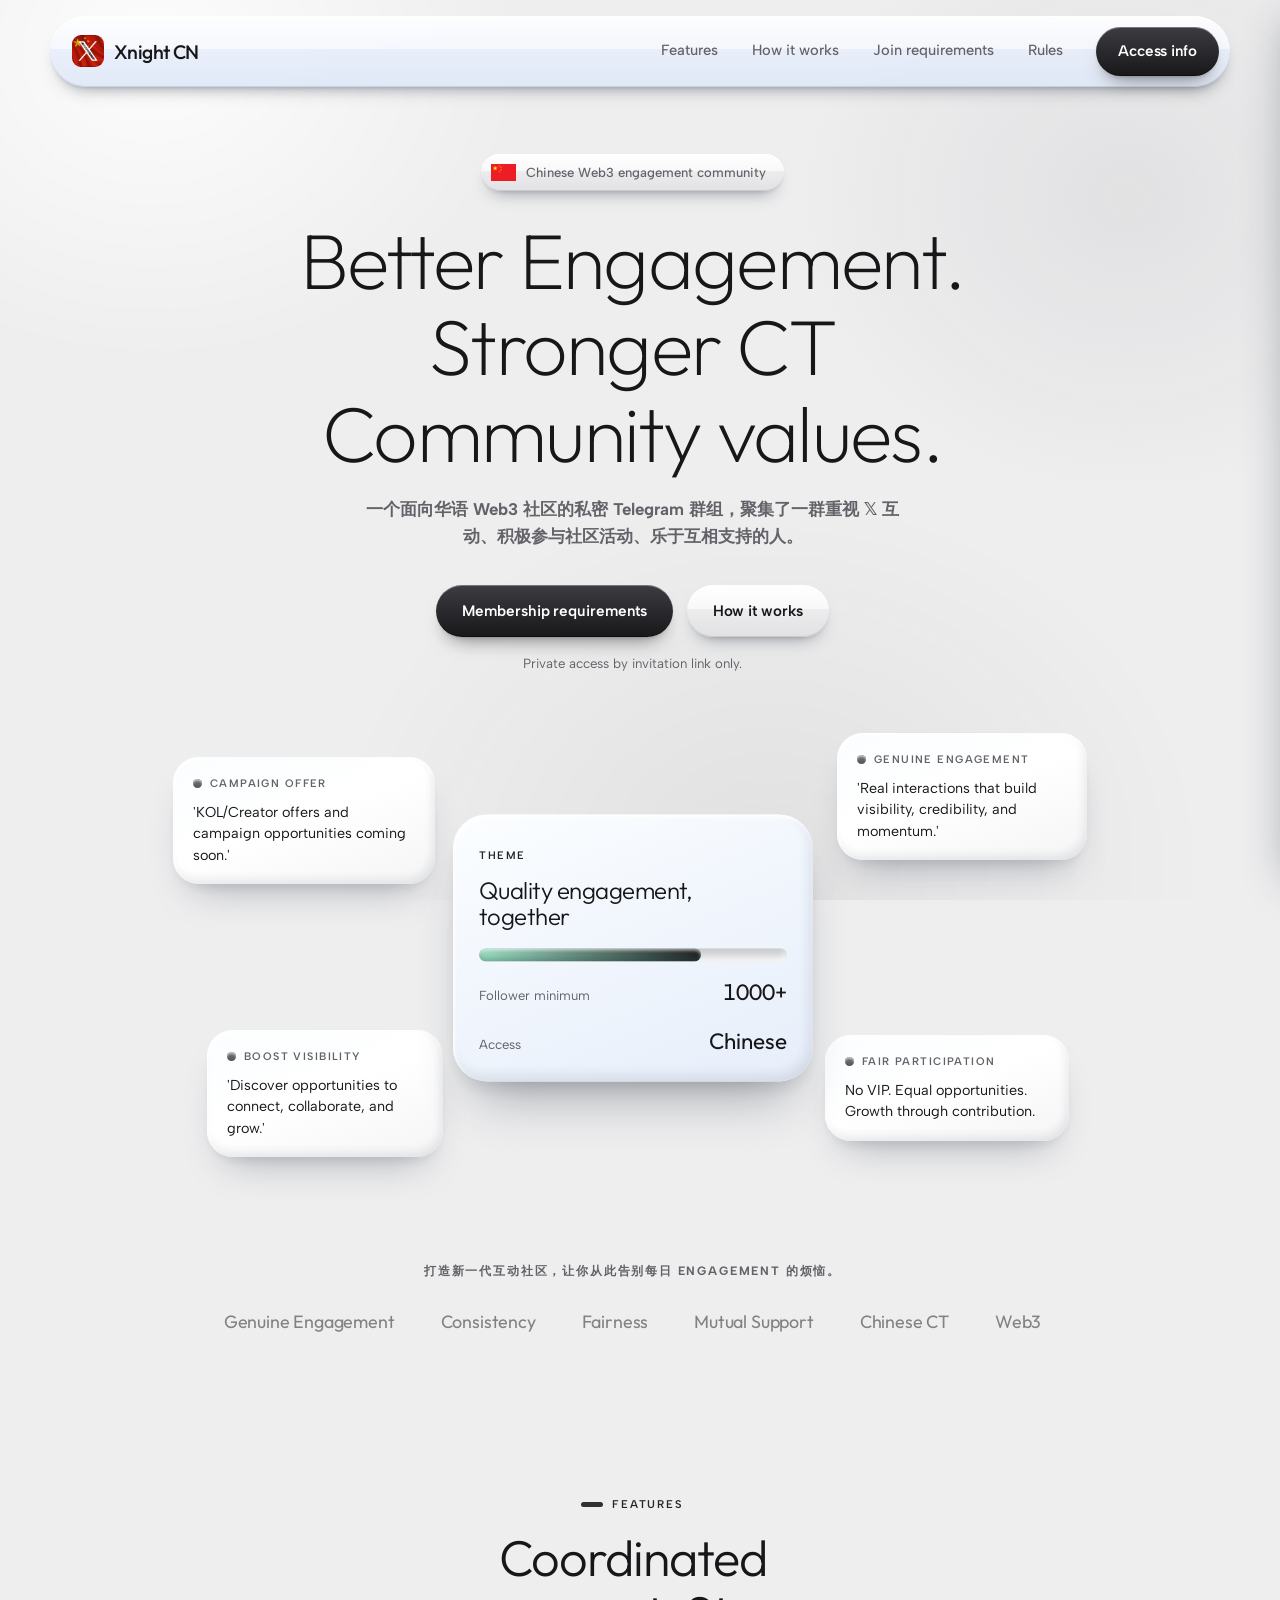
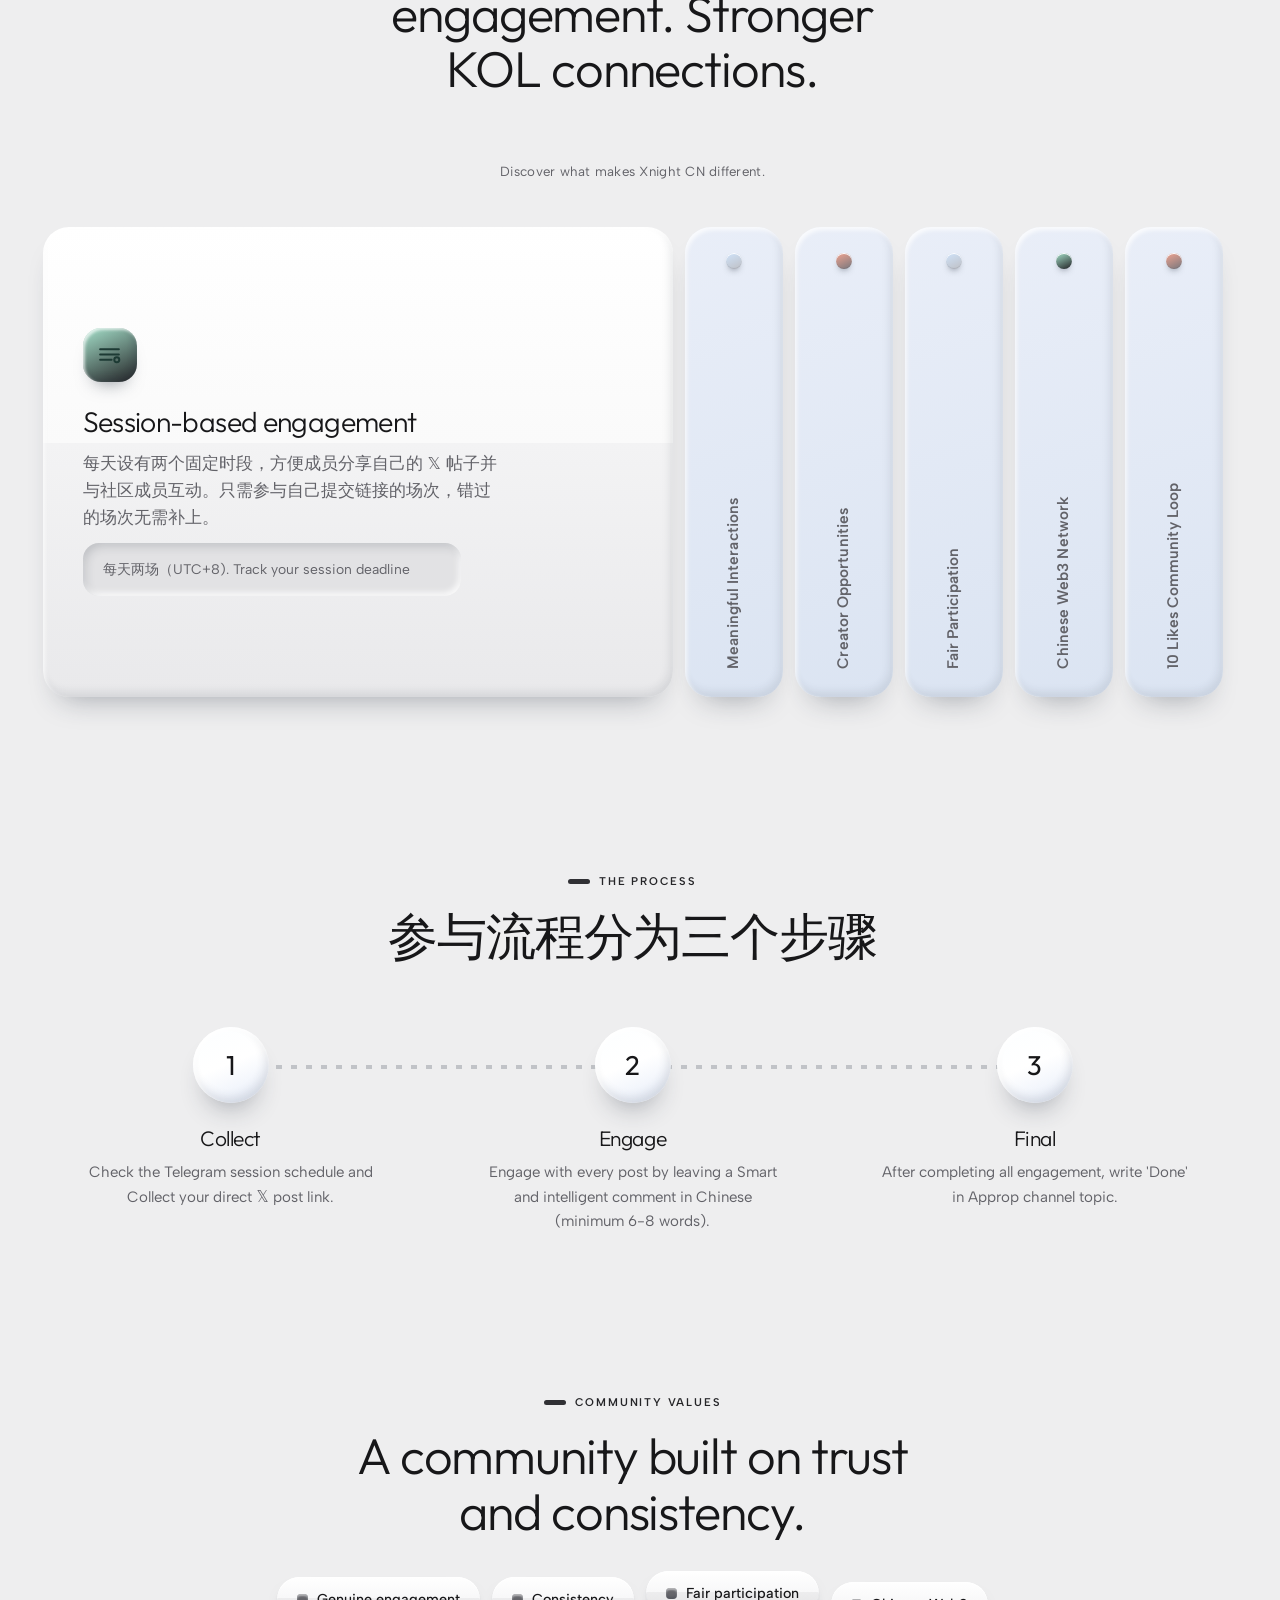
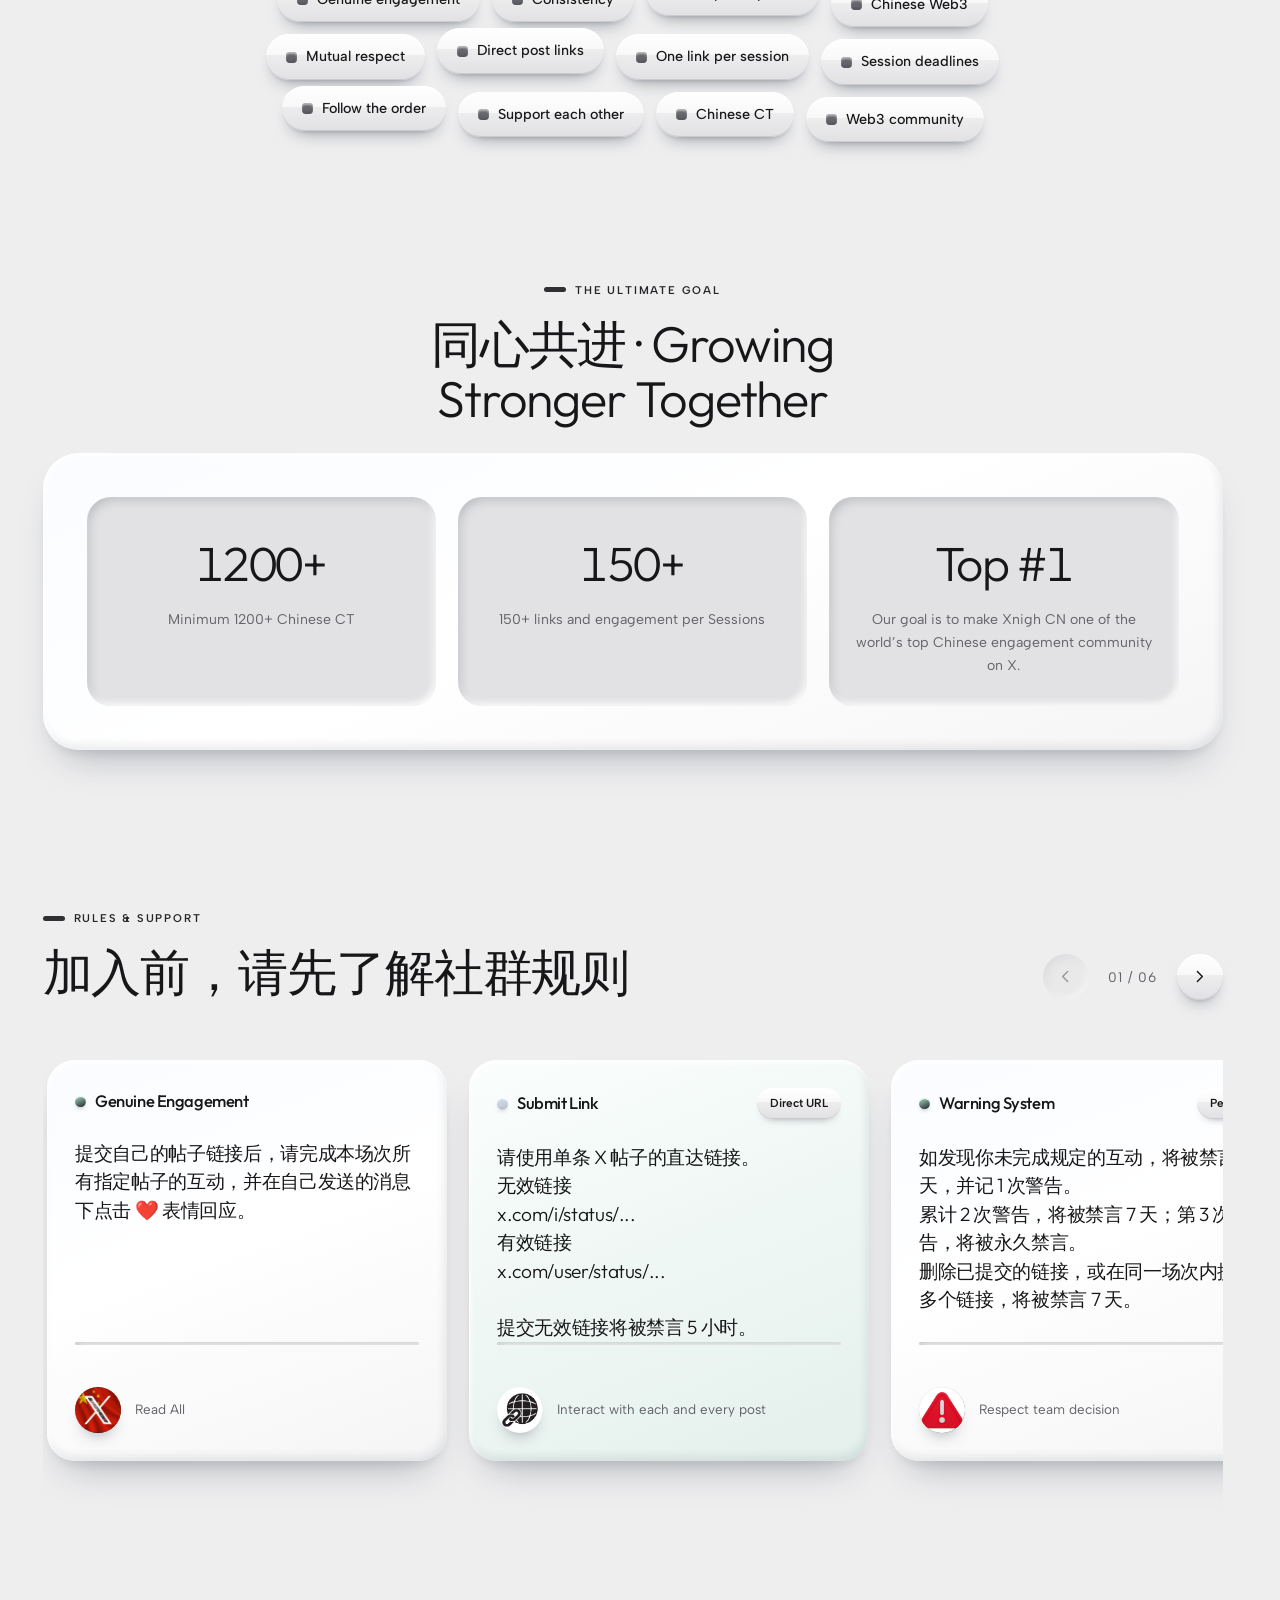
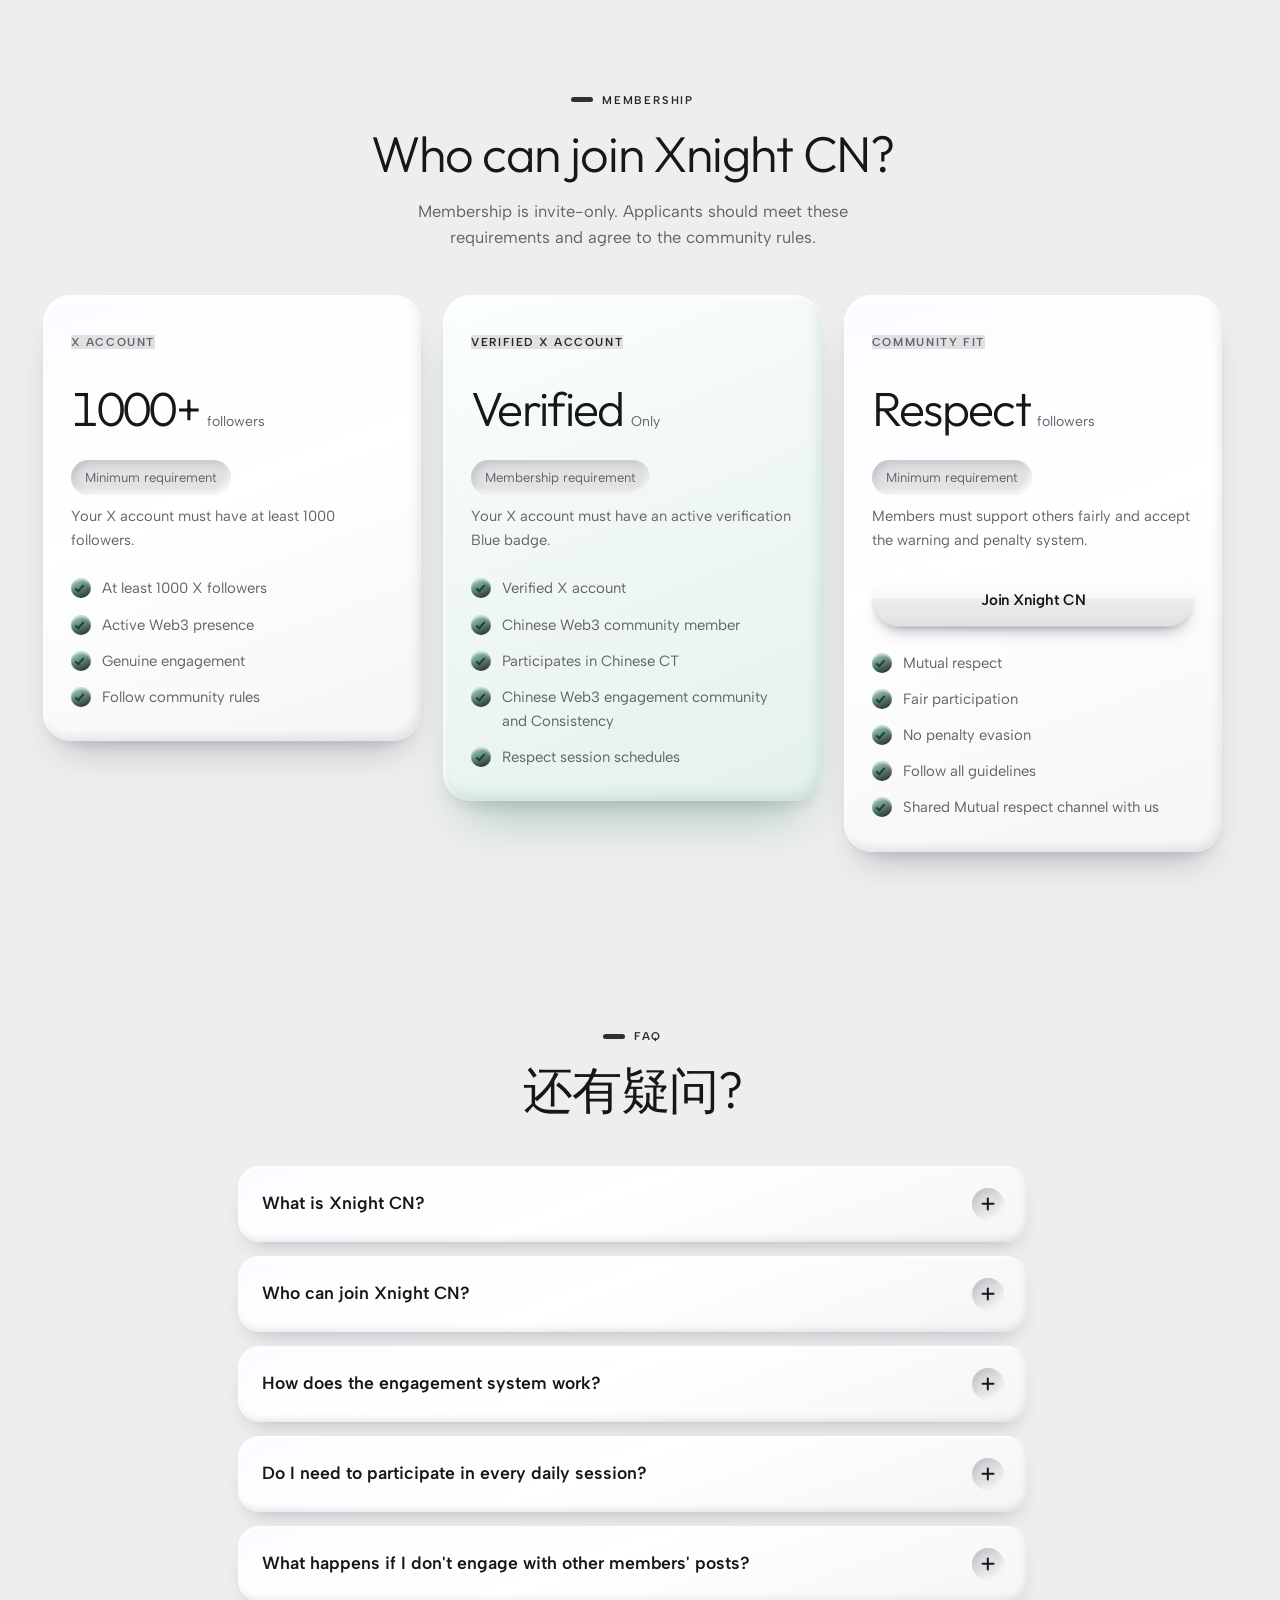
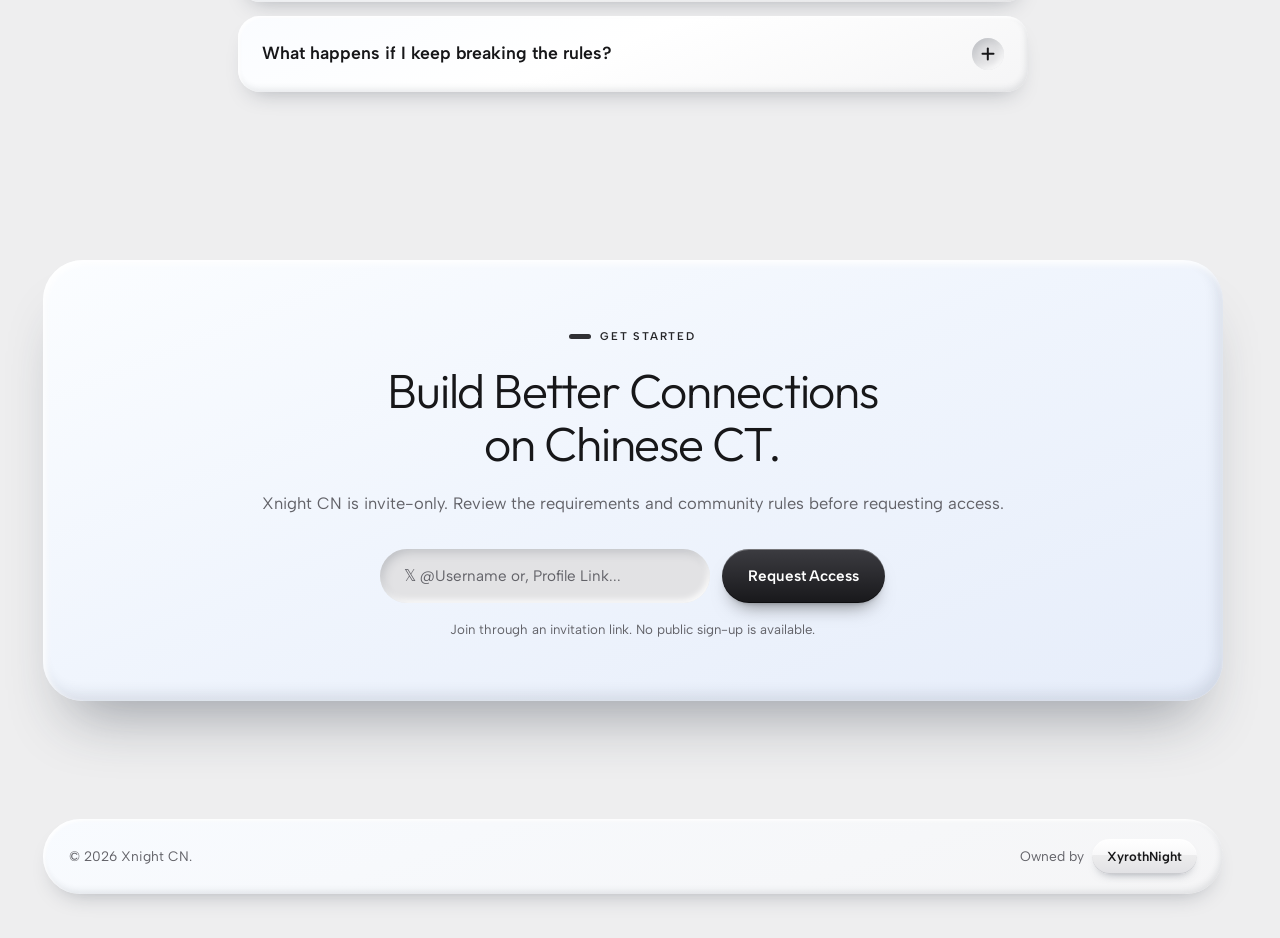
<file: index.html>
<!DOCTYPE html>
<html lang="en">
    <head>
        <meta charset="UTF-8">
        <meta name="viewport" content="width=device-width, initial-scale=1">
        <title>Xnight CN | Chinese Web3 Engagement Community</title>
        <meta name="description"
              content="Xnight CN is a private, invite-only Telegram engagement community for Chinese Web3 users and Chinese Crypto Twitter.">
        <link rel="preconnect" href="https://fonts.googleapis.com">
        <link rel="preconnect" href="https://fonts.gstatic.com" crossorigin>
        <link href="https://fonts.googleapis.com/css2?family=Outfit:wght@200;300;400;500&family=Albert+Sans:wght@400;500;600&display=swap"
              rel="stylesheet">
        <link rel="icon" type="image/svg+xml" href="assets/xnigtcn.png">
        <link rel="stylesheet" href="templatemo-633-xnight-cn-style.css">
    </head>
    <body>
        <header class="top" id="top">
            <div class="shell bar">
                <a class="brand" href="#home"><img class="brand-logo" src="assets/xnigtcn.png" alt="Xnight CN logo">Xnight CN</a>
                <nav class="nav">
                    <a href="#features">Features</a>
                    <a href="#how">How it works</a>
                    <a href="#requirements">Join requirements</a>
                    <a href="#rules">Rules</a>
                </nav>
                <a class="btn solid" href="#start">Access info</a>
                <button class="burger"
                        id="burger"
                        aria-label="Open menu"
                        aria-expanded="false"
                        aria-controls="drawer">
                    <span></span><span></span><span></span>
                </button>
            </div>
        </header>
        <div class="scrim" id="scrim"></div>
        <aside class="drawer" id="drawer" aria-label="Menu">
            <span class="dtag">Menu</span>
            <a href="#features">Features</a>
            <a href="#how">How it works</a>
            <a href="#requirements">Join requirements</a>
            <a href="#stories">Rules & support</a>
            <a href="#rules">FAQ</a>
            <a class="btn solid" href="#start">Join Xnight CN</a>
        </aside>
        <main id="home">
            <!-- hero -->
            <section class="hero">
                <div class="shell">
                    <span class="pill rv"><img src="assets/china.png" alt="China Flag" width="25"> Chinese Web3 engagement community</span>
                    <h1 class="rv d1">Better Engagement. Stronger CT Community values.</h1>
                    <p class="sub rv d2"><b>一个面向华语 Web3 社区的私密 Telegram 群组，聚集了一群重视 𝕏 互动、积极参与社区活动、乐于互相支持的人。</b></p>
                    <div class="acts rv d3">
                        <a class="btn solid" href="#requirements">Membership requirements</a>
                        <a class="btn" href="#how">How it works</a>
                    </div>
                    <p class="note rv d3">Private access by invitation link only.</p>
                    <div class="stage rv d3" aria-hidden="true">
                        <div class="slab s1" data-depth="14">
                            <span class="src"><i class="dot" style="background:var(--sky)"></i>Campaign Offer</span>
                            <p>'KOL/Creator offers and campaign opportunities coming soon.'</p>
                        </div>
                        <div class="slab s2" data-depth="-18">
                            <span class="src"><i class="dot" style="background:var(--coral)"></i>GENUINE ENGAGEMENT</span>
                            <p>'Real interactions that build visibility, credibility, and momentum.'</p>
                        </div>
                        <div class="slab s3" data-depth="-11">
                            <span class="src"><i class="dot" style="background:var(--jade)"></i>BOOST VISIBILITY</span>
                            <p>'Discover opportunities to connect, collaborate, and grow.'</p>
                        </div>
                        <div class="slab s4" data-depth="16">
                            <span class="src"><i class="dot" style="background:#F0C980"></i>FAIR PARTICIPATION</span>
                            <p>No VIP. Equal opportunities. Growth through contribution.</p>
                        </div>
                        <div class="core" data-depth="7">
                            <span class="lab">Theme</span>
                            <h3>Quality engagement, together</h3>
                            <div class="meter">
                                <i></i>
                            </div>
                            <div class="row"><span>Follower minimum</span><b>1000+</b></div>
                            <div class="row"><span>Access</span><b>Chinese</b></div>
                        </div>
                    </div>
                </div>
            </section>
            <!-- trust -->
            <section class="pad-s">
                <div class="shell rv">
                    <p class="trust-cap"><b>打造新一代互动社区，让你从此告别每日 Engagement 的烦恼。</b></p></p>
                    <div class="trust">
                        <span>Genuine Engagement</span><span>Consistency</span><span>Fairness</span><span>Mutual Support</span><span>Chinese CT</span><span>Web3</span>
                    </div>
                </div>
            </section>
            <!-- features -->
            <section class="pad" id="features">
                <div class="shell center">
                    <span class="eyebrow rv">Features</span>
                    <h2 class="h2 rv">Coordinated engagement. Stronger KOL connections.</h2>
                    <p class="lede rv d1">为中文 CT 社区打造的系统化互动与互助机制</p></p>
                    <p class="hint rv d1">Discover what makes Xnight CN different.</p>
                </div>
                <div class="shell">
                    <div class="slabrow rv" id="slabrow">
                        <div class="stave open" role="button" tabindex="0" aria-expanded="true">
                            <div class="spine"><span class="pip t-jade"></span><span class="st">Session-based engagement</span></div>
                            <div class="bodywrap">
                                <div class="body">
                                    <div class="tile t-jade">
                                        <svg viewBox="0 0 24 24">
                                            <path d="M3 7h18M3 12h18M3 17h11" />
                                            <circle cx="19" cy="17" r="2.4" />
                                        </svg>
                                    </div>
                                    <h3>Session-based engagement</h3>
                                    <p>每天设有两个固定时段，方便成员分享自己的 𝕏 帖子并与社区成员互动。只需参与自己提交链接的场次，错过的场次无需补上。
</p>
                                    <p class="proof">每天两场（UTC+8). Track your session deadline</p>
                                </div>
                            </div>
                        </div>
                        <div class="stave" role="button" tabindex="0" aria-expanded="false">
                            <div class="spine"><span class="pip t-sky"></span><span class="st">Meaningful Interactions</span></div>
                            <div class="bodywrap">
                                <div class="body">
                                    <div class="tile t-sky">
                                        <svg viewBox="0 0 24 24">
                                            <circle cx="8" cy="9" r="4" /><circle cx="16.5" cy="15" r="4.2" />
                                            <path d="M11 11.6l2.6 2" />
                                        </svg>
                                    </div>
                                    <h3>Meaningful Interactions</h3>
                                    <p>鼓励真诚交流、积极回应，并与社区成员进行有意义的互动。</p>
                                    <p class="proof">注重互动质量，而不是为了参与而参与。</p>
                                </div>
                            </div>
                        </div>
                        <div class="stave" role="button" tabindex="0" aria-expanded="false">
                            <div class="spine"><span class="pip t-coral"></span><span class="st">Creator Opportunities</span></div>
                            <div class="bodywrap">
                                <div class="body">
                                    <div class="tile t-coral">
                                        <svg viewBox="0 0 24 24">
                                            <path d="M5 19V10M12 19V5M19 19v-6" />
                                            <path d="M3 21h18" />
                                        </svg>
                                    </div>
                                    <h3>Creator Opportunities</h3>
                                    <p>随着 Xnight CN 不断发展，活跃成员将有机会参与 Web3 项目的付费创作者活动和推广合作，接触更多正在寻找中文 CT 创作者的项目</p>
                                    <p class="proof">Paid campaigns · Creator collaborations · Exclusive opportunities</p>
                                </div>
                            </div>
                        </div>
                        <div class="stave" role="button" tabindex="0" aria-expanded="false">
                            <div class="spine"><span class="pip t-sky"></span><span class="st">Fair Participation</span></div>
                            <div class="bodywrap">
                                <div class="body">
                                    <div class="tile t-sky">
                                        <svg viewBox="0 0 24 24">
                                            <path d="M4 6h16v11H9l-5 4z" />
                                            <path d="M9 11h6" />
                                        </svg>
                                    </div>
                                    <h3>Fair Participation</h3>
                                    <p>每位成员都有平等的参与机会，整个机制由社区共同推动。</p>
                                    <p class="proof">Built on fairness, consistency, and mutual respect.</p>
                                </div>
                            </div>
                        </div>
                        <div class="stave" role="button" tabindex="0" aria-expanded="false">
                            <div class="spine"><span class="pip t-jade"></span><span class="st">Chinese Web3 Network</span></div>
                            <div class="bodywrap">
                                <div class="body">
                                    <div class="tile t-jade">
                                        <svg viewBox="0 0 24 24">
                                            <rect x="3" y="4" width="18" height="16" rx="3" />
                                            <path d="M3 9h18M8 4v16" />
                                        </svg>
                                    </div>
                                    <h3>Chinese Web3 Network</h3>
                                    <p>连接活跃于中文 Web3 社区的 X 认证用户。</p>
                                    <p class="proof">Invite-only access for eligible Chinese CT members.</p>
                                </div>
                            </div>
                        </div>
                        <div class="stave" role="button" tabindex="0" aria-expanded="false">
                            <div class="spine"><span class="pip t-coral"></span><span class="st">10 Likes Community Loop</span></div>
                            <div class="bodywrap">
                                <div class="body">
                                    <div class="tile t-coral">
                                        <svg viewBox="0 0 24 24">
                                            <path d="M12 3v6M12 15v6M3 12h6M15 12h6" />
                                            <circle cx="12" cy="12" r="3" />
                                        </svg>
                                    </div>
                                    <h3>10 Likes Community Loop</h3>
                                    <p>专属话题区让成员能够按顺序完成点赞及指定互动，确保整个流程有序进行。
                                    </p>
                                    <p class="proof"> A structured process for reciprocal engagement. Open 24/7</p>
                                </div>
                            </div>
                        </div>
                    </div>
                </div>
            </section>
            <!-- how -->
            <section class="pad" id="how">
                <div class="shell center">
                    <span class="eyebrow rv">The process</span>
                    <h2 class="h2 rv">参与流程分为三个步骤
                    </h2>
                </div>
                <div class="shell">
                    <div class="track">
                        <div class="step rv">
                            <div class="disc">1</div>
                            <h3>Collect</h3>
                            <p>Check the Telegram session schedule and Collect your direct 𝕏 post link.</p>
                        </div>
                        <div class="step rv d1">
                            <div class="disc">2</div>
                            <h3>Engage</h3>
                            <p>Engage with every post by leaving a Smart and intelligent comment in Chinese (minimum 6-8 words).</p>
                        </div>
                        <div class="step rv d2">
                            <div class="disc">3</div>
                            <h3>Final</h3></h3>
                            <p>After completing all engagement, write 'Done' in Approp channel topic.</p>
                        </div>
                    </div>
                </div>
            </section>
            <!-- integrations -->
            <section class="pad-s">
                <div class="shell center">
                    <span class="eyebrow rv">Community values</span>
                    <h2 class="h2 rv">A community built on trust and consistency.</h2>
                    <div class="chips rv d1">
                        <span class="chip"><i style="background:var(--jade)"></i>Genuine engagement</span>
                        <span class="chip"><i style="background:var(--sky)"></i>Consistency</span>
                        <span class="chip"><i style="background:var(--coral)"></i>Fair participation</span>
                        <span class="chip"><i style="background:#F0C980"></i>Chinese Web3</span>
                        <span class="chip"><i style="background:var(--jade)"></i>Mutual respect</span>
                        <span class="chip"><i style="background:var(--sky)"></i>Direct post links</span>
                        <span class="chip"><i style="background:var(--coral)"></i>One link per session</span>
                        <span class="chip"><i style="background:#F0C980"></i>Session deadlines</span>
                        <span class="chip"><i style="background:var(--jade)"></i>Follow the order</span>
                        <span class="chip"><i style="background:var(--sky)"></i>Support each other</span>
                        <span class="chip"><i style="background:var(--coral)"></i>Chinese CT</span>
                        <span class="chip"><i style="background:#F0C980"></i>Web3 community</span>
                    </div>
                </div>
            </section>
            <!-- stats -->
            <section class="pad-s">
                <div class="shell center">
                    <span class="eyebrow rv">THE ULTIMATE GOAL</span>
                    <h2 class="h2 rv"> 同心共进 · Growing Stronger Together</h2>
                </div><br>
                <div class="shell">
                    <div class="statplate rv">
                        <div class="stat"><b>1200+</b><span>Minimum 1200+ Chinese CT</span></div>
                        <div class="stat"><b>150+</b><span>150+ links and engagement per Sessions</span></div>
                        <div class="stat"><b>Top #1</b><span>Our goal is to make Xnigh CN one of the world’s top Chinese engagement community on X.</span></div>
                    </div>
                </div>
            </section>
            <!-- testimonials -->
            <section class="pad" id="stories">
                <div class="shell">
                    <div class="railhead">
                        <div>
                            <span class="eyebrow rv">Rules & support</span>
                            <h2 class="h2 rv">加入前，请先了解社群规则</h2>
                        </div>
                        <div class="railnav rv d1">
                            <button class="arw" id="prev" aria-label="Previous customer">
                                <svg viewBox="0 0 24 24">
                                    <path d="M15 5l-7 7 7 7" />
                                </svg>
                            </button>
                            <span class="count" id="count">01 / 06</span>
                            <button class="arw" id="next" aria-label="Next customer">
                                <svg viewBox="0 0 24 24">
                                    <path d="M9 5l7 7-7 7" />
                                </svg>
                            </button>
                        </div>
                    </div>
                </div>
                <div class="shell">
                    <div class="viewport" id="viewport">
                        <div class="lane" id="lane">
                            <article class="quote">
                                <div class="qtop"><span class="co"><i class="t-jade"></i>Genuine Engagement</span></div>
                                <blockquote>
                                    提交自己的帖子链接后，请完成本场次所有指定帖子的互动，并在自己发送的消息下点击 ❤️ 表情回应。
                                </blockquote>
                                <div class="groove"></div>
                                <div class="who">
                                    <span class="face t-jade"><img src="assets/xnigtcn.png" class="logo">
</span>
                                    <div><span>Read All</span></div>
                                </div>
                            </article>
                            <article class="quote tint">
                                <div class="qtop"><span class="co"><i class="t-sky"></i>Submit Link</span><span class="result">Direct URL</span></div>
                                <blockquote>
                                    请使用单条 X 帖子的直达链接。<br>
无效链接<br>
x.com/i/status/...<br>
有效链接<br>
x.com/user/status/...<br>
<br>
提交无效链接将被禁言 5 小时。
                                </blockquote>
                                <div class="groove"></div>
                                <div class="who">
                                    <span class="face t-sky"><img src="assets/link.jpg" class="logo"></span>
                                    <div><span>Interact with each and every post</span></div>
                                </div>
                            </article>
                            <article class="quote">
                                <div class="qtop"><span class="co"><i class="t-jade"></i>Warning System</span><span class="result">Penalty</span></div>
                                <blockquote>
                                    如发现你未完成规定的互动，将被禁言 1 天，并记 1 次警告。
<br>
累计 2 次警告，将被禁言 7 天；第 3 次警告，将被永久禁言。
<br>
删除已提交的链接，或在同一场次内提交多个链接，将被禁言 7 天。

                                </blockquote>
                                <div class="groove"></div>
                                <div class="who">
                                    <span class="face t-jade"><img src="assets/warning.jpg" class="logo"></span>
                                    <div><span>Respect team decision</span></div>
                                </div>
                            </article>
                            <article class="quote tint">
                                <div class="qtop"><span class="co"><i class="t-sky"></i>Daily Sessions Time</span><span class="result">UTC+8</span></div>
                                <blockquote>
                                场次 1：12:00 – 12:30<br>
场次 2：20:00 – 20:30<br>
(中国标准时间 UTC+8）<br><br>
互动截止时间（UTC+8）<br>
场次 1 截止时间：17:30<br>
场次 2 截止时间：23:00
                                </blockquote>
                                <div class="groove"></div>
                                <div class="who">
                                    <span class="face t-sky"><img src="assets/time.jpg" class="logo"></span>
                                    <div><span>Complete all before the deadlines.</span></div>
                                </div>
                            </article>
                            
<article class="quote">
                                <div class="qtop"><span class="co"><i class="t-coral"></i>10-link cycle</span><span class="result">Like Only</span></div>
                                <blockquote>
                    先发送自己的帖子链接，再给前面 10 条链接点赞。每发送 10 条链接后，才能提交 1 条自己的链接。请严格按照话题中的顺序参与，不得跳过。<br><br>

⚠️ 违反规则将记 1 次警告。❤️

                     </blockquote>
                                <div class="groove"></div>
                                <div class="who">
                                    <span class="face t-coral"><img src="assets/like.jpg" class="logo"></span>
                                    <div><span>Warning + limited for violations</span></div>
                                </div>
                            </article>
                            <article class="quote">
                                <div class="qtop"><span class="co"><i class="t-coral"></i>Web3</span><span class="result">Need help?</span></div>
                                <blockquote>
                                
                    如果有人没有按要求与你互动，请<a href="https://t.me/c/3818378193/200">点击此处</a>举报。
                   <br><br> 如果你认为自己被误判并收到警告或禁言，请提供相关证据并联系 <a href="https://t.me/kianbrooks01">@kianbrooks01</a>
                                </blockquote>
                                <div class="groove"></div>
                                <div class="who">
                                    <span class="face t-coral"><img src="assets/support.svg" class="logo"></span>
                                    <div><b>Penalty appeal</b><span>Contact Owner <a href="https://t.me/XyrothNight">@XyrothNight</a></span></div>
                                </div>
                            </article>
                        </div>
                    </div>
                </div>
            </section>
            <!-- pricing -->
            <section class="pad" id="requirements">
                <div class="shell center">
                    <span class="eyebrow rv">Membership</span>
                    <h2 class="h2 rv">Who can join Xnight CN?</h2>
                    <p class="lede rv d1">Membership is invite-only. Applicants should meet these requirements and agree to the community rules.</p>
                </div>
                <div class="shell">
                    <div class="plans">
                        <article class="plan rv">
                            <span class="tag">X account</span>
                            <div class="cost"><b class="price">1000+</b><span class="per">followers</span></div>
                            <p class="total">Minimum requirement</p>
                            <p class="desc">Your X account must have at least 1000 followers.</p>
                            <ul class="feat">
                                <li><i></i>At least 1000 X followers</li>
                                <li><i></i>Active Web3 presence</li>
                                <li><i></i>Genuine engagement</li>
                                <li><i></i>Follow community rules</li>
                            </ul>
                        </article>
                        <article class="plan hot rv d1">
                            <span class="tag">Verified X account</span>
                            <div class="cost"><b class="price">Verified</b><span class="per">Only</span></div>
                            <p class="total">Membership requirement</p>
                            <p class="desc">Your X account must have an active verification Blue badge.</p>
                            <ul class="feat">
                                <li><i></i>Verified X account</li>
                                <li><i></i>Chinese Web3 community member</li>
                                <li><i></i>Participates in Chinese CT</li>
                                <li><i></i>Chinese Web3 engagement community and Consistency</li>
                                <li><i></i>Respect session schedules</li>
                            </ul>
                        </article>
                        <article class="plan rv d2">
                            <span class="tag">Community fit</span>
                            <div class="cost"><b class="price">Respect</b><span class="per">followers</span></div>
                            <p class="total" data-m="160" data-y="1Invite4">Minimum requirement</p>
                            <p class="desc">Members must support others fairly and accept the warning and penalty system.</p>
                            <a class="btn wide" href="#start">Join Xnight CN</a>
                            <ul class="feat">
                                <li><i></i>Mutual respect</li>
                                <li><i></i>Fair participation</li>
                                <li><i></i>No penalty evasion</li>
                                <li><i></i>Follow all guidelines</li>
                                <li><i></i>Shared Mutual respect channel with us</li>
                            </ul>
                        </article>
                    </div>
                </div>
            </section>
            <!-- faq -->
            <section class="pad" id="rules">
                <div class="shell center">
                    <span class="eyebrow rv">FAQ</span>
                    <h2 class="h2 rv">还有疑问?</h2>
                </div>
                <div class="shell">
                    <div class="faq">
                        <div class="q rv" role="button" tabindex="0" aria-expanded="false">
                            <div class="qh">
                                <h3>What is Xnight CN?</h3>
                                <span class="plus"></span>
                            </div>
                            <div class="qb">
                                <div>
                                    <p>Xnight CN 是一个仅限受邀加入的 Web3 互动社群，面向中文 Web3 用户，旨在鼓励成员相互支持、积极参与，并在 X 上进行有意义的互动。</p>
                                </div>
                            </div>
                        </div>
                        <div class="q rv" role="button" tabindex="0" aria-expanded="false">
                            <div class="qh">
                                <h3>Who can join Xnight CN?</h3>
                                <span class="plus"></span>
                            </div>
                            <div class="qb">
                                <div>
                                    <p>申请者需要满足以下条件：X 粉丝数不少于 1000、拥有已认证的 X 账号，并积极参与中文 Web3 社区。同时，所有成员都必须同意遵守社群规则。</p>
                                </div>
                            </div>
                        </div>
                        <div class="q rv" role="button" tabindex="0" aria-expanded="false">
                            <div class="qh">
                                <h3>How does the engagement system work?</h3>
                                <span class="plus"></span>
                            </div>
                            <div class="qb">
                                <div>
                                    <p>成员需要在指定场次内提交自己的 X 帖子链接，并通过点赞和相关回复与其他成员的帖子进行互动。所有成员都应公平、完整地完成规定的互动任务。</p>
                                </div>
                            </div>
                        </div>
                        <div class="q rv" role="button" tabindex="0" aria-expanded="false">
                            <div class="qh">
                                <h3>Do I need to participate in every daily session?</h3>
                                <span class="plus"></span>
                            </div>
                            <div class="qb">
                                <div>
                                    <p>不需要。<br>你只需完成自己提交帖子所在场次的互动任务。如果你没有在其他场次提交帖子，就不需要参加那些场次，也无需补做。</p>
                                </div>
                            </div>
                        </div>
                        <div class="q rv" role="button" tabindex="0" aria-expanded="false">
                            <div class="qh">
                                <h3>What happens if I don't engage with other members' posts?</h3>
                                <span class="plus"></span>
                            </div>
                            <div class="qb">
                                <div>
                                    <p>未完成规定互动的成员可能会根据社群规则收到警告或受到其他处罚。多次违规可能导致临时禁言，甚至永久封禁。</p>
                                </div>
                            </div>
                        </div>
                        <div class="q rv" role="button" tabindex="0" aria-expanded="false">
                            <div class="qh">
                                <h3>What happens if I keep breaking the rules?</h3>
                                <span class="plus"></span>
                            </div>
                            <div class="qb">
                                <div>
                                    <p>未完成规定互动的成员可能会根据社群规则收到警告或受到其他处罚。多次违规可能导致临时禁言，甚至永久封禁。</p>
                                </div>
                            </div>
                        </div>
                    </div>
                </div>
            </section>
            <!-- closing cta -->
            <section class="pad" id="start">
                <div class="shell">
                    <div class="close-plate rv">
                        <span class="eyebrow">Get started</span>
                        <h2>Build Better Connections on Chinese CT.</h2>
<p class="lede start-description">
    Xnight CN is invite-only. Review the requirements and community rules before requesting access.
</p>
                        <div class="form">
    <input class="field"
           id="x-username"
           type="text"
           placeholder="𝕏 @Username or, Profile Link..."
           aria-label="Work email">
    <button class="btn solid" type="button" id="create">Request Access</button>
</div>
<p class="note">Join through an invitation link. No public sign-up is available.</p>

                </div>
            </section>
        </main>
        <footer class="foot">
            <div class="shell">
                <div class="footbar">
                    <p>&copy; 2026 Xnight CN.</p>
                    <p>Owned by <a rel="nofollow noopener"
    href="https://www.xyrothnight.xyz/"
    target="_blank">XyrothNight</a></p>
                </div>
            </div>
        </footer>
        <button class="up" id="up" aria-label="Back to top">
            <svg viewBox="0 0 24 24">
                <path d="M12 19V6M6 12l6-6 6 6" />
            </svg>
        </button>
        <script src="templatemo-633-xnight-cn-script.js"></script>
    </body>
</html>
</file>
<file: templatemo-633-xnight-cn-style.css>
*,
*::before,
*::after {
    box-sizing: border-box
}

html {
    -webkit-text-size-adjust: 100%;
    text-size-adjust: 100%;
    scroll-behavior: smooth;
    scroll-padding-top: calc(var(--bar) + 22px);
    scrollbar-gutter: stable
}

body {
    margin: 0
}

img {
    max-width: 100%;
    display: block
}

button,
input {
    font: inherit;
    color: inherit
}

/* ---------- tokens ---------- */
:root {
    --canvas: #E8EDF7;
    --plate: #F3F6FD;
    --plate-2: #EAF0FA;
    --sunk: #DCE4F3;
    --ink: #232D3C;
    --ink-2: #67758B;
    --jade: #7CCFB0;
    --jade-ink: #2A7A62;
    --coral: #E8735C;
    --sky: #B7D4F5;
    --line: rgba(35, 45, 60, .09);
    --bar: 92px;
    --r: 28px;
    --r-sm: 18px;
    --shell: 1180px;
    --ease: cubic-bezier(.19, .86, .22, 1);
    --clay: 0 22px 38px -20px rgba(35, 45, 60, .36), 0 8px 16px -10px rgba(35, 45, 60, .18), inset 2px 3px 4px 0 rgba(255, 255, 255, .95), inset -3px -5px 9px 0 rgba(35, 45, 60, .09);
    --clay-sm: 0 12px 22px -13px rgba(35, 45, 60, .34), inset 2px 2px 3px 0 rgba(255, 255, 255, .92), inset -2px -3px 6px 0 rgba(35, 45, 60, .10);
    --well: inset 4px 5px 11px -3px rgba(35, 45, 60, .22), inset -2px -3px 6px 0 rgba(255, 255, 255, .9);
    /* flat gloss set, hard stop at 46 percent with a bright top lip */
    --gloss: linear-gradient(180deg, #FEFEFF 0%, #F5F8FD 46%, #E9EFFA 46.01%, #DEE7F6 100%);
    /* plate scale gloss, the same step but far gentler so it reads as sheen on a big surface */
    --gloss-plate: linear-gradient(180deg, #FDFEFF 0%, #F7F9FE 46%, #F1F5FC 46.01%, #EAF0F9 100%);
    --gloss-down: linear-gradient(180deg, #E1E9F6 0%, #EAF0FA 54%, #F5F8FD 54.01%, #FCFDFF 100%);
    --gloss-jade: linear-gradient(180deg, #B2E7D2 0%, #90D9BD 46%, #6BC5A5 46.01%, #52B492 100%);
    --gloss-jade-down: linear-gradient(180deg, #4FB08F 0%, #63C0A0 54%, #89D6B9 54.01%, #AAE3CD 100%);
    --lip: inset 0 1px 0 0 rgba(255, 255, 255, 1), inset 0 -1px 0 0 rgba(35, 45, 60, .12);
    --lip-jade: inset 0 1px 0 0 rgba(255, 255, 255, .8), inset 0 -1px 0 0 rgba(16, 72, 56, .4);
    --lift: 0 10px 18px -11px rgba(35, 45, 60, .6), 0 2px 4px -2px rgba(35, 45, 60, .16);
    --lift-hi: 0 20px 30px -15px rgba(35, 45, 60, .6), 0 5px 9px -4px rgba(35, 45, 60, .2);
    --lift-jade: 0 12px 20px -11px rgba(42, 122, 98, .9), 0 2px 4px -2px rgba(42, 122, 98, .3);
    --lift-jade-hi: 0 22px 32px -15px rgba(42, 122, 98, .95), 0 5px 9px -4px rgba(42, 122, 98, .38);
    --sheen: linear-gradient(100deg, rgba(255, 255, 255, 0) 36%, rgba(255, 255, 255, .92) 48%, rgba(255, 255, 255, 0) 61%);
    --sheen-soft: linear-gradient(100deg, rgba(255, 255, 255, 0) 36%, rgba(255, 255, 255, .55) 48%, rgba(255, 255, 255, 0) 61%);
    --sink: 0 1px 2px -1px rgba(35, 45, 60, .3), inset 0 2px 5px 0 rgba(35, 45, 60, .2);
}

body {
    background: var(--canvas);
    color: var(--ink);
    font-family: 'Albert Sans', system-ui, sans-serif;
    font-size: 16.5px;
    line-height: 1.62;
    -webkit-font-smoothing: antialiased;
    overflow-x: hidden;
}

/* soft ambient blooms so the canvas is not a flat fill */
body::before {
    content: "";
    position: fixed;
    inset: 0;
    pointer-events: none;
    z-index: 0;
    background:
        radial-gradient(48vw 40vw at 12% 6%, rgba(183, 212, 245, .55), transparent 62%),
        radial-gradient(40vw 36vw at 88% 22%, rgba(124, 207, 176, .34), transparent 64%),
        radial-gradient(52vw 44vw at 60% 96%, rgba(232, 115, 92, .14), transparent 66%);
}

h1,
h2,
h3,
h4 {
    font-family: 'Outfit', system-ui, sans-serif;
    font-weight: 300;
    letter-spacing: -.022em;
    margin: 0;
    line-height: 1.1
}

p {
    margin: 0
}

a {
    color: inherit
}

.shell {
    width: min(var(--shell), calc(100vw - 44px));
    margin: 0 auto;
    position: relative;
    z-index: 1;
    min-width: 0
}

section {
    position: relative;
    z-index: 1
}

.pad {
    padding: 84px 0
}

.pad-s {
    padding: 68px 0
}

.eyebrow {
    font-size: .7rem;
    font-weight: 600;
    letter-spacing: .16em;
    text-transform: uppercase;
    color: var(--jade-ink);
    display: inline-flex;
    align-items: center;
    gap: 9px;
}

.eyebrow::before {
    content: "";
    width: 22px;
    height: 5px;
    border-radius: 99px;
    background: var(--jade);
    box-shadow: inset 0 -2px 3px rgba(35, 45, 60, .2)
}

.h2 {
    font-size: clamp(2rem, 4.2vw, 3.15rem);
    max-width: 19ch;
    margin: 16px 0 0
}

.lede {
    color: var(--ink-2);
    max-width: 52ch;
    margin-top: 16px
}

.center {
    text-align: center
}

.center .h2,
.center .lede {
    margin-left: auto;
    margin-right: auto
}

.center .h2 {
    max-width: 17ch
}

/* ---------- clay primitives ---------- */
.clay {
    background: linear-gradient(160deg, #FAFCFF, var(--plate) 46%, var(--plate-2));
    border-radius: var(--r);
    box-shadow: var(--clay)
}

.well {
    background: var(--sunk);
    border-radius: 99px;
    box-shadow: var(--well)
}

.btn {
    position: relative;
    display: inline-flex;
    align-items: center;
    justify-content: center;
    gap: 9px;
    padding: 14px 26px;
    border: 0;
    border-radius: 99px;
    cursor: pointer;
    text-decoration: none;
    font-family: 'Albert Sans', sans-serif;
    font-size: .95rem;
    font-weight: 600;
    letter-spacing: -.005em;
    background-image: var(--sheen), var(--gloss);
    background-size: 240% 100%, 100% 100%;
    background-position: -135% 0, 0 0;
    background-repeat: no-repeat;
    color: var(--ink);
    box-shadow: var(--lift), var(--lip);
    /* background-position holds at 0s so the sheen never runs backwards on mouse out */
    transition: box-shadow .24s var(--ease), transform .24s var(--ease), background-image .16s linear, background-position 0s;
}

.btn:hover {
    transform: translateY(-3px);
    box-shadow: var(--lift-hi), var(--lip);
    background-position: 135% 0, 0 0;
    transition: box-shadow .24s var(--ease), transform .24s var(--ease), background-position .85s var(--ease);
}

.btn:active {
    transform: translateY(1px);
    background-image: var(--sheen), var(--gloss-down);
    box-shadow: var(--sink)
}

.btn:focus-visible {
    outline: 3px solid var(--jade-ink);
    outline-offset: 3px
}

.btn.solid {
    background-image: var(--sheen-soft), var(--gloss-jade);
    color: #0E3A2E;
    box-shadow: var(--lift-jade), var(--lip-jade);
}

.btn.solid:hover {
    box-shadow: var(--lift-jade-hi), var(--lip-jade)
}

.btn.solid:active {
    background-image: var(--sheen-soft), var(--gloss-jade-down);
    box-shadow: 0 1px 2px -1px rgba(20, 80, 62, .4), inset 0 2px 6px 0 rgba(14, 58, 46, .34)
}

.btn.wide {
    width: 100%
}

@media (hover:none) {
    .btn:hover {
        transform: none;
        background-position: -135% 0, 0 0
    }
}

/* ---------- header ---------- */
.top {
    position: fixed;
    top: 16px;
    left: 0;
    right: 0;
    z-index: 60
}

.bar {
    display: flex;
    align-items: center;
    gap: 18px;
    padding: 11px 11px 11px 22px;
    border-radius: 99px;
    background: linear-gradient(180deg, rgba(254, 254, 255, .94) 0%, rgba(244, 247, 253, .92) 46%, rgba(232, 238, 250, .9) 46.01%, rgba(222, 231, 246, .9) 100%);
    -webkit-backdrop-filter: blur(14px);
    backdrop-filter: blur(14px);
    box-shadow: var(--lift), var(--lip);
    transition: box-shadow .3s var(--ease), transform .3s var(--ease);
}

.top.stuck .bar {
    box-shadow: 0 18px 28px -16px rgba(35, 45, 60, .55), 0 3px 5px -2px rgba(35, 45, 60, .16), var(--lip)
}

.brand {
    display: flex;
    align-items: center;
    gap: 10px;
    text-decoration: none;
    font-family: 'Outfit', sans-serif;
    font-size: 1.22rem;
    font-weight: 500;
    letter-spacing: -.03em
}

.mark {
    width: 30px;
    height: 30px;
    border-radius: 11px;
    flex: 0 0 auto;
    background: linear-gradient(155deg, #9BDCC3, var(--jade) 55%, #5FBB9C);
    box-shadow: 0 8px 14px -8px rgba(42, 122, 98, .8), inset 1px 2px 3px rgba(255, 255, 255, .75), inset -2px -3px 5px rgba(20, 80, 62, .28);
    position: relative
}

.mark::after {
    content: "";
    position: absolute;
    left: 50%;
    top: 52%;
    width: 11px;
    height: 11px;
    transform: translate(-50%, -50%);
    border-radius: 99px 99px 99px 3px;
    background: rgba(18, 63, 51, .55);
    box-shadow: inset 0 1px 2px rgba(255, 255, 255, .35)
}

.nav {
    display: flex;
    align-items: center;
    gap: 4px;
    margin-left: auto
}

.nav a {
    position: relative;
    text-decoration: none;
    font-size: .92rem;
    font-weight: 500;
    color: var(--ink-2);
    padding: 9px 15px;
    border-radius: 99px;
    transition: color .2s, box-shadow .25s var(--ease), background .25s;
}

.nav a:hover {
    color: var(--ink);
    background: rgba(220, 228, 243, .7);
    box-shadow: var(--well)
}

.nav a:focus-visible {
    outline: 3px solid var(--jade-ink);
    outline-offset: 2px
}

.top .btn {
    padding: 12px 22px
}

.burger {
    display: none;
    width: 44px;
    height: 44px;
    border: 0;
    border-radius: 99px;
    cursor: pointer;
    background: var(--gloss);
    box-shadow: var(--lift), var(--lip);
    position: relative;
    transition: box-shadow .18s var(--ease), background .18s linear
}

.burger:active {
    background: var(--gloss-down);
    box-shadow: var(--sink)
}

.burger span {
    position: absolute;
    left: 13px;
    width: 18px;
    height: 2.5px;
    border-radius: 99px;
    background: var(--ink);
    transition: transform .3s var(--ease), opacity .2s
}

.burger span:nth-child(1) {
    top: 16px
}

.burger span:nth-child(2) {
    top: 21.5px
}

.burger span:nth-child(3) {
    top: 27px
}

.burger[aria-expanded="true"] span:nth-child(1) {
    transform: translateY(5.5px) rotate(45deg)
}

.burger[aria-expanded="true"] span:nth-child(2) {
    opacity: 0
}

.burger[aria-expanded="true"] span:nth-child(3) {
    transform: translateY(-5.5px) rotate(-45deg)
}

/* ---------- drawer, kept outside the header so it sizes against the viewport ---------- */
.scrim {
    position: fixed;
    inset: 0;
    z-index: 70;
    background: rgba(35, 45, 60, .32);
    opacity: 0;
    visibility: hidden;
    transition: opacity .3s, visibility 0s .3s
}

.scrim.on {
    opacity: 1;
    visibility: visible;
    transition: opacity .3s
}

.drawer {
    position: fixed;
    top: 0;
    right: 0;
    z-index: 80;
    width: min(360px, 86vw);
    height: 100vh;
    height: 100dvh;
    padding: 80px 26px;
    overflow-y: auto;
    overscroll-behavior: contain;
    background: linear-gradient(170deg, #F7FAFF, var(--plate) 40%, var(--plate-2));
    box-shadow: -26px 0 44px -24px rgba(35, 45, 60, .45);
    transform: translateX(104%);
    transition: transform .42s var(--ease);
}

.drawer.on {
    transform: none
}

/* drawer scrollbar, a sunk track with a glossy jade thumb, kept off the edge */
.drawer {
    scrollbar-width: thin;
    scrollbar-color: var(--jade) var(--sunk)
}

.drawer::-webkit-scrollbar {
    width: 10px
}

.drawer::-webkit-scrollbar-track {
    background: var(--sunk);
    border-radius: 99px;
    margin: 26px 0;
    box-shadow: inset 2px 0 4px -1px rgba(35, 45, 60, .22), inset -1px 0 2px rgba(255, 255, 255, .8)
}

.drawer::-webkit-scrollbar-thumb {
    background: linear-gradient(90deg, #B2E7D2 0%, #90D9BD 46%, #6BC5A5 46.01%, #52B492 100%);
    border-radius: 99px;
    border: 2px solid transparent;
    background-clip: padding-box;
    box-shadow: inset 1px 0 0 rgba(255, 255, 255, .7), inset -1px 0 0 rgba(16, 72, 56, .35)
}

.drawer::-webkit-scrollbar-thumb:hover {
    background: linear-gradient(90deg, #C0EBDA 0%, #9EDFC6 46%, #78CDAE 46.01%, #5FBB9C 100%);
    background-clip: padding-box
}

.drawer a:not(.btn) {
    display: block;
    text-decoration: none;
    font-size: 1.15rem;
    font-weight: 500;
    color: var(--ink);
    padding: 14px 18px;
    border-radius: var(--r-sm);
    margin-bottom: 6px;
    transition: box-shadow .25s var(--ease), background .25s;
}

.drawer a:not(.btn):hover {
    background: var(--sunk);
    box-shadow: var(--well)
}

.drawer .btn {
    display: flex;
    width: 100%;
    justify-content: center;
    color: #123F33;
    margin-top: 20px
}

.drawer .dtag {
    font-size: .72rem;
    letter-spacing: .16em;
    text-transform: uppercase;
    color: var(--ink-2);
    padding: 0 18px;
    margin-bottom: 14px;
    display: block
}

body.lock {
    overflow: hidden
}

/* ---------- hero ---------- */
.hero {
    padding: calc(var(--bar) + 62px) 0 30px;
    text-align: center
}

.pill {
    display: inline-flex;
    align-items: center;
    gap: 10px;
    padding: 8px 18px 8px 10px;
    border-radius: 99px;
    font-size: .82rem;
    font-weight: 500;
    color: var(--ink-2);
    background: var(--gloss);
    box-shadow: var(--lift), var(--lip);
}

.pill b {
    display: inline-flex;
    align-items: center;
    padding: 4px 12px;
    border-radius: 99px;
    background: var(--gloss-jade);
    color: #0E3A2E;
    font-size: .72rem;
    font-weight: 600;
    letter-spacing: .04em;
    box-shadow: 0 6px 10px -7px rgba(42, 122, 98, .9), var(--lip-jade)
}

.hero h1 {
    font-size: clamp(2.6rem, 7vw, 4.9rem);
    margin: 26px auto 0;
    max-width: 14ch;
    font-weight: 200
}

.hero .sub {
    color: var(--ink-2);
    max-width: 50ch;
    margin: 20px auto 0;
    font-size: 1.06rem
}

.acts {
    display: flex;
    flex-wrap: wrap;
    gap: 14px;
    justify-content: center;
    margin-top: 34px
}

.note {
    margin-top: 16px;
    font-size: .83rem;
    color: var(--ink-2)
}

/* hero clay composition, decorative only */
.stage {
    position: relative;
    margin: 58px auto 0;
    max-width: 920px;
    height: 430px;
    pointer-events: none
}

.stage>* {
    position: absolute;
    will-change: transform
}

.slab {
    border-radius: 26px;
    background: linear-gradient(160deg, #FBFDFF, var(--plate) 48%, var(--plate-2));
    box-shadow: var(--clay);
    padding: 18px 20px;
    text-align: left
}

.slab .src {
    font-size: .68rem;
    font-weight: 600;
    letter-spacing: .13em;
    text-transform: uppercase;
    color: var(--ink-2);
    display: flex;
    align-items: center;
    gap: 8px
}

.dot {
    width: 9px;
    height: 9px;
    border-radius: 99px;
    box-shadow: inset 0 -2px 3px rgba(35, 45, 60, .28), inset 0 2px 2px rgba(255, 255, 255, .6)
}

.slab p {
    margin-top: 9px;
    font-size: .9rem;
    line-height: 1.5;
    color: var(--ink)
}

.s1 {
    left: 0;
    top: 24px;
    width: 262px
}

.s2 {
    right: 6px;
    top: 0;
    width: 250px
}

.s3 {
    left: 34px;
    bottom: 6px;
    width: 236px
}

.s4 {
    right: 24px;
    bottom: 22px;
    width: 244px
}

.core {
    left: 50%;
    top: 50%;
    transform: translate(-50%, -50%);
    width: min(360px, 74vw);
    border-radius: 34px;
    padding: 26px 26px 22px;
    text-align: left;
    background: linear-gradient(158deg, #FCFEFF, #F1F6FD 46%, #E7EEFA);
    box-shadow: 0 34px 54px -24px rgba(35, 45, 60, .42), 0 12px 22px -12px rgba(35, 45, 60, .22), inset 2px 3px 5px 0 rgba(255, 255, 255, .98), inset -4px -6px 12px 0 rgba(35, 45, 60, .11);
}

.core .lab {
    font-size: .68rem;
    font-weight: 600;
    letter-spacing: .14em;
    text-transform: uppercase;
    color: var(--jade-ink)
}

.core h3 {
    font-size: 1.5rem;
    margin-top: 10px
}

.core .meter {
    margin-top: 18px;
    height: 13px;
    border-radius: 99px;
    background: var(--sunk);
    box-shadow: var(--well);
    overflow: hidden
}

.core .meter i {
    display: block;
    height: 100%;
    width: 72%;
    border-radius: 99px;
    background: linear-gradient(90deg, #9BDCC3, var(--jade));
    box-shadow: inset 0 -3px 5px rgba(20, 80, 62, .3), inset 0 2px 3px rgba(255, 255, 255, .6)
}

.core .row {
    display: flex;
    justify-content: space-between;
    align-items: baseline;
    margin-top: 13px;
    font-size: .82rem;
    color: var(--ink-2)
}

.core .row b {
    font-family: 'Outfit', sans-serif;
    font-size: 1.4rem;
    font-weight: 400;
    color: var(--ink);
    font-variant-numeric: tabular-nums
}

/* ---------- trust strip ---------- */
.trust {
    display: flex;
    flex-wrap: wrap;
    justify-content: center;
    gap: 14px 46px;
    opacity: .5
}

.trust span {
    font-family: 'Outfit', sans-serif;
    font-size: 1.12rem;
    font-weight: 400;
    letter-spacing: -.01em
}

.trust-cap {
    text-align: center;
    font-size: .76rem;
    letter-spacing: .15em;
    text-transform: uppercase;
    color: var(--ink-2);
    margin-bottom: 26px
}

/* ---------- features, one slab that splits open ---------- */
.hint {
    margin-top: 22px;
    font-size: .83rem;
    color: var(--ink-2);
    letter-spacing: .02em
}

.slabrow {
    display: flex;
    gap: 12px;
    margin-top: 44px;
    height: 470px;
    min-width: 0
}

.stave {
    position: relative;
    flex: 0 1 98px;
    min-width: 0;
    overflow: hidden;
    cursor: pointer;
    border-radius: 26px;
    background: linear-gradient(163deg, #E9EEF8, #DBE4F2);
    box-shadow: 0 18px 30px -18px rgba(35, 45, 60, .4), inset 2px 3px 4px 0 rgba(255, 255, 255, .8), inset -3px -5px 9px 0 rgba(35, 45, 60, .1);
    transition: flex-grow .58s var(--ease), transform .3s var(--ease), background-color .5s linear;
}

.stave.open {
    flex-grow: 1;
    cursor: default;
    background-image: var(--gloss-plate);
    background-color: #F3F6FD
}

.stave:not(.open):hover {
    transform: translateY(-5px)
}

.stave:focus-visible {
    outline: 3px solid var(--jade-ink);
    outline-offset: 3px
}

/* quiet click affordance on a closed stave, no hover open */
.stave::after {
    content: "";
    position: absolute;
    left: 50%;
    top: 0;
    width: 34px;
    height: 4px;
    border-radius: 0 0 99px 99px;
    background: var(--jade);
    transform: translateX(-50%) scaleX(0);
    transform-origin: 50% 0;
    transition: transform .3s var(--ease)
}

.stave:not(.open):hover::after {
    transform: translateX(-50%) scaleX(1)
}

.spine {
    position: absolute;
    inset: 0;
    display: flex;
    flex-direction: column;
    align-items: center;
    justify-content: space-between;
    padding: 26px 0 28px;
    transition: opacity .28s var(--ease)
}

.stave.open .spine {
    opacity: 0;
    pointer-events: none
}

.spine .pip {
    width: 16px;
    height: 16px;
    border-radius: 99px;
    flex: 0 0 auto;
    box-shadow: 0 4px 7px -4px rgba(35, 45, 60, .7), var(--lip)
}

.spine .st {
    writing-mode: vertical-rl;
    transform: rotate(180deg);
    white-space: nowrap;
    font-size: .96rem;
    font-weight: 600;
    color: var(--ink-2);
    letter-spacing: .005em
}

.bodywrap {
    position: absolute;
    inset: 0
}

.body {
    width: 100%;
    min-width: 430px;
    height: 100%;
    padding: 38px 40px;
    display: flex;
    flex-direction: column;
    justify-content: center;
    opacity: 0;
    transform: translateY(12px);
    pointer-events: none;
    transition: opacity .42s var(--ease) .16s, transform .42s var(--ease) .16s;
}

.stave.open .body {
    opacity: 1;
    transform: none;
    pointer-events: auto
}

.body h3 {
    font-size: 1.78rem;
    margin-top: 24px;
    max-width: 18ch
}

.body p {
    color: var(--ink-2);
    margin-top: 13px;
    max-width: 42ch
}

.proof {
    margin-top: 26px;
    padding: 15px 20px;
    border-radius: 16px;
    background: var(--sunk);
    box-shadow: var(--well);
    font-size: .87rem;
    color: var(--ink-2);
    max-width: 42ch
}

.proof b {
    color: var(--ink);
    font-weight: 600
}

.tile {
    width: 54px;
    height: 54px;
    border-radius: 18px;
    display: grid;
    place-items: center;
    box-shadow: 0 12px 18px -12px rgba(35, 45, 60, .55), inset 2px 2px 3px rgba(255, 255, 255, .7), inset -3px -4px 7px rgba(35, 45, 60, .16)
}

.tile svg {
    width: 25px;
    height: 25px;
    stroke: #1D3A34;
    stroke-width: 1.9;
    fill: none;
    stroke-linecap: round;
    stroke-linejoin: round
}

.t-jade {
    background: linear-gradient(155deg, #A6E1CB, var(--jade))
}

.t-sky {
    background: linear-gradient(155deg, #CFE3FA, var(--sky))
}

.t-coral {
    background: linear-gradient(155deg, #F2A491, var(--coral))
}

.t-coral svg,
.t-sky svg {
    stroke: #2B2B3A
}

/* ---------- how it works ---------- */
.track {
    position: relative;
    display: grid;
    grid-template-columns: repeat(3, 1fr);
    gap: 26px;
    margin-top: 64px
}

.track>* {
    min-width: 0
}

.track::before {
    content: "";
    position: absolute;
    left: 16%;
    right: 16%;
    top: 38px;
    height: 4px;
    border-radius: 99px;
    background: repeating-linear-gradient(90deg, rgba(35, 45, 60, .22) 0 6px, transparent 6px 15px);
}

.step {
    position: relative;
    text-align: center;
    padding-top: 0
}

.disc {
    width: 76px;
    height: 76px;
    margin: 0 auto;
    border-radius: 99px;
    display: grid;
    place-items: center;
    position: relative;
    z-index: 2;
    font-family: 'Outfit', sans-serif;
    font-size: 1.7rem;
    font-weight: 400;
    color: var(--ink);
    background: linear-gradient(158deg, #FCFEFF, var(--plate) 48%, #E5ECF9);
    box-shadow: 0 18px 28px -16px rgba(35, 45, 60, .45), inset 2px 3px 4px rgba(255, 255, 255, .98), inset -3px -5px 10px rgba(35, 45, 60, .13);
}

.step h3 {
    font-size: 1.32rem;
    margin-top: 24px
}

.step p {
    color: var(--ink-2);
    font-size: .94rem;
    margin-top: 10px;
    max-width: 34ch;
    margin-left: auto;
    margin-right: auto
}

/* ---------- integrations ---------- */
.chips {
    display: flex;
    flex-wrap: wrap;
    justify-content: center;
    gap: 12px;
    margin-top: 38px;
    max-width: 780px;
    margin-left: auto;
    margin-right: auto
}

.chip {
    display: inline-flex;
    align-items: center;
    gap: 9px;
    padding: 11px 20px;
    border-radius: 99px;
    font-size: .9rem;
    font-weight: 500;
    background: var(--gloss);
    box-shadow: var(--lift), var(--lip);
    transition: transform .26s var(--ease), box-shadow .26s var(--ease)
}

.chip:nth-child(3n) {
    transform: translateY(-6px)
}

.chip:nth-child(4n) {
    transform: translateY(5px)
}

.chip:hover {
    transform: translateY(-8px)
}

.chip i {
    width: 11px;
    height: 11px;
    border-radius: 4px;
    box-shadow: inset 0 -2px 3px rgba(35, 45, 60, .3), inset 0 2px 2px rgba(255, 255, 255, .55)
}

/* ---------- stats ---------- */
.statplate {
    border-radius: 36px;
    padding: 44px;
    background: linear-gradient(158deg, #FAFCFF, var(--plate) 48%, var(--plate-2));
    box-shadow: var(--clay);
    display: grid;
    grid-template-columns: repeat(3, 1fr);
    gap: 22px
}

.statplate>* {
    min-width: 0
}

.stat {
    border-radius: 24px;
    padding: 28px 24px;
    text-align: center;
    background: var(--sunk);
    box-shadow: var(--well)
}

.stat b {
    display: block;
    font-family: 'Outfit', sans-serif;
    font-size: clamp(2.2rem, 4.4vw, 3rem);
    font-weight: 300;
    letter-spacing: -.03em;
    font-variant-numeric: tabular-nums
}

.stat span {
    display: block;
    color: var(--ink-2);
    font-size: .88rem;
    margin-top: 6px
}

/* ---------- testimonials rail ---------- */
.railhead {
    display: flex;
    align-items: flex-end;
    justify-content: space-between;
    gap: 24px;
    flex-wrap: wrap
}

.railnav {
    display: flex;
    align-items: center;
    gap: 12px
}

.count {
    font-variant-numeric: tabular-nums;
    font-size: .86rem;
    color: var(--ink-2);
    letter-spacing: .08em;
    min-width: 64px;
    text-align: center
}

.arw {
    width: 46px;
    height: 46px;
    border: 0;
    border-radius: 99px;
    cursor: pointer;
    display: grid;
    place-items: center;
    background: var(--gloss);
    box-shadow: var(--lift), var(--lip);
    transition: transform .18s var(--ease), box-shadow .18s var(--ease), background .18s linear, opacity .22s
}

.arw svg {
    width: 17px;
    height: 17px;
    stroke: var(--ink);
    stroke-width: 2;
    fill: none;
    stroke-linecap: round;
    stroke-linejoin: round
}

.arw:not([disabled]):hover {
    transform: translateY(-2px)
}

.arw:not([disabled]):active {
    transform: translateY(1px);
    background: var(--gloss-down);
    box-shadow: var(--sink)
}

.arw[disabled] {
    opacity: .4;
    cursor: default;
    box-shadow: var(--well);
    background: var(--sunk)
}

.arw:focus-visible {
    outline: 3px solid var(--jade-ink);
    outline-offset: 3px
}

.viewport {
    margin-top: 34px;
    overflow: hidden;
    min-width: 0;
    max-width: 100%;
    touch-action: pan-y;
    cursor: grab;
    padding: 26px 0 55px
}

.viewport.dragging {
    cursor: grabbing
}

.lane {
    display: flex;
    gap: 22px;
    padding-left: 4px;
    align-items: stretch;
    will-change: transform;
    user-select: none;
    -webkit-user-select: none
}

.lane * {
    -webkit-user-drag: none;
    user-select: none;
    -webkit-user-select: none
}

.quote {
    flex: 0 0 auto;
    width: min(400px, 80vw);
    border-radius: var(--r);
    padding: 28px;
    display: flex;
    flex-direction: column;
    background: linear-gradient(160deg, #FAFCFF, var(--plate) 46%, var(--plate-2));
    box-shadow: var(--clay);
    will-change: transform;
}

.quote.tint {
    background: linear-gradient(158deg, #FBFEFD, #EFF7F4 48%, #E4F0EC)
}

.qtop {
    display: flex;
    align-items: center;
    justify-content: space-between;
    gap: 14px
}

.co {
    display: flex;
    align-items: center;
    gap: 9px;
    font-family: 'Outfit', sans-serif;
    font-size: 1.04rem;
    font-weight: 500;
    letter-spacing: -.025em
}

.co i {
    width: 11px;
    height: 11px;
    border-radius: 99px;
    flex: 0 0 auto;
    box-shadow: 0 3px 5px -3px rgba(35, 45, 60, .7), var(--lip)
}

.result {
    font-size: .73rem;
    font-weight: 600;
    padding: 6px 13px;
    border-radius: 99px;
    white-space: nowrap;
    background: var(--gloss);
    box-shadow: 0 6px 10px -8px rgba(35, 45, 60, .6), var(--lip)
}

.quote blockquote {
    margin: 24px 0 0;
    font-family: 'Outfit', sans-serif;
    font-weight: 300;
    font-size: 1.2rem;
    line-height: 1.48;
    letter-spacing: -.018em
}

.groove {
    height: 3px;
    border-radius: 99px;
    background: var(--sunk);
    box-shadow: var(--well);
    margin-top: auto
}

.who {
    display: flex;
    align-items: center;
    gap: 14px;
    padding-top: 20px;
    margin-top: 22px
}

.who .groove {
    display: none
}

.face {
    width: 46px;
    height: 46px;
    flex: 0 0 auto;
    border-radius: 99px;
    display: grid;
    place-items: center;
    font-family: 'Outfit', sans-serif;
    font-weight: 500;
    font-size: 1rem;
    color: #1D3A34;
    box-shadow: 0 10px 16px -10px rgba(35, 45, 60, .5), inset 2px 2px 3px rgba(255, 255, 255, .65), inset -2px -3px 6px rgba(35, 45, 60, .18)
}

.who b {
    display: block;
    font-family: 'Albert Sans', sans-serif;
    font-size: .95rem;
    font-weight: 600
}

.who span:not(.face) {
    display: block;
    font-size: .84rem;
    color: var(--ink-2)
}

/* ---------- pricing ---------- */
.toggle {
    display: flex;
    align-items: center;
    justify-content: center;
    gap: 16px;
    margin-top: 34px;
    font-size: .93rem
}

.toggle .lbl {
    color: var(--ink-2);
    transition: color .25s;
    font-weight: 500
}

.toggle .lbl.on {
    color: var(--ink)
}

.switch {
    width: 74px;
    height: 38px;
    border-radius: 99px;
    background: var(--sunk);
    box-shadow: var(--well);
    position: relative;
    cursor: pointer;
    flex: 0 0 auto
}

.switch:focus-visible {
    outline: 3px solid var(--jade-ink);
    outline-offset: 4px
}

.knob {
    position: absolute;
    top: 5px;
    left: 5px;
    width: 28px;
    height: 28px;
    border-radius: 99px;
    background: var(--gloss);
    box-shadow: 0 4px 7px -4px rgba(35, 45, 60, .7), var(--lip);
    transition: transform .34s var(--ease), background .34s linear, box-shadow .34s
}

.switch[aria-checked="true"] .knob {
    transform: translateX(36px);
    background: var(--gloss-jade);
    box-shadow: 0 4px 7px -4px rgba(20, 80, 62, .8), var(--lip-jade)
}

.save {
    font-size: .74rem;
    font-weight: 600;
    padding: 5px 12px;
    border-radius: 99px;
    background: var(--gloss-jade);
    color: #0E3A2E;
    box-shadow: 0 6px 10px -7px rgba(42, 122, 98, .9), var(--lip-jade)
}

.plans {
    display: grid;
    grid-template-columns: repeat(3, 1fr);
    gap: 22px;
    margin-top: 44px;
    align-items: start
}

.plans>* {
    min-width: 0
}

.plan {
    border-radius: var(--r);
    padding: 32px 28px;
    background: linear-gradient(160deg, #FAFCFF, var(--plate) 46%, var(--plate-2));
    box-shadow: var(--clay)
}

.plan.hot {
    background: linear-gradient(158deg, #FCFEFF, #EFF7F4 50%, #E4F1EC);
    box-shadow: 0 34px 52px -24px rgba(42, 122, 98, .4), 0 12px 20px -12px rgba(35, 45, 60, .2), inset 2px 3px 5px rgba(255, 255, 255, .98), inset -4px -6px 12px rgba(42, 122, 98, .14);
    transform: translateY(-14px)
}

.plan .tag {
    font-size: .72rem;
    font-weight: 600;
    letter-spacing: .14em;
    text-transform: uppercase;
    color: var(--ink-2)
}

.plan.hot .tag {
    color: var(--jade-ink)
}

.plan .cost {
    margin-top: 16px;
    display: flex;
    align-items: baseline;
    gap: 7px
}

.plan .cost b {
    font-family: 'Outfit', sans-serif;
    font-size: 3rem;
    font-weight: 300;
    letter-spacing: -.035em;
    font-variant-numeric: tabular-nums
}

.plan .cost span {
    color: var(--ink-2);
    font-size: .88rem
}

.plan .total {
    display: inline-flex;
    align-items: center;
    gap: 8px;
    margin-top: 12px;
    padding: 7px 14px;
    border-radius: 99px;
    font-size: .82rem;
    color: var(--ink-2);
    background: var(--sunk);
    box-shadow: var(--well);
    font-variant-numeric: tabular-nums;
    transition: color .25s;
}

.plan .total b {
    color: var(--ink);
    font-weight: 600
}

.plan .total .was {
    text-decoration: line-through;
    opacity: .55
}

.plans.yearly .plan .total {
    color: var(--jade-ink)
}

.plans.yearly .plan .total b {
    color: var(--jade-ink)
}

.plan .desc {
    color: var(--ink-2);
    font-size: .92rem;
    margin-top: 10px;
    min-height: 44px
}

.plan .btn {
    margin-top: 22px
}

.feat {
    list-style: none;
    margin: 24px 0 0;
    padding: 0;
    display: grid;
    gap: 12px
}

.feat li {
    display: flex;
    gap: 11px;
    font-size: .93rem;
    color: var(--ink-2);
    align-items: flex-start
}

.feat i {
    width: 20px;
    height: 20px;
    flex: 0 0 auto;
    margin-top: 2px;
    border-radius: 99px;
    background: linear-gradient(155deg, #A6E1CB, var(--jade));
    box-shadow: inset 0 -2px 3px rgba(20, 80, 62, .3), inset 0 2px 2px rgba(255, 255, 255, .6);
    position: relative
}

.feat i::after {
    content: "";
    position: absolute;
    left: 6.5px;
    top: 5px;
    width: 5px;
    height: 9px;
    border: solid #12433A;
    border-width: 0 2px 2px 0;
    transform: rotate(42deg)
}

/* ---------- faq ---------- */
.faq {
    max-width: 790px;
    margin: 48px auto 0;
    display: grid;
    gap: 14px
}

.q {
    border-radius: 22px;
    background: linear-gradient(160deg, #FAFCFF, var(--plate) 46%, var(--plate-2));
    box-shadow: var(--clay-sm);
    cursor: pointer;
    transition: box-shadow .3s var(--ease)
}

.q:focus-visible {
    outline: 3px solid var(--jade-ink);
    outline-offset: 3px
}

.qh {
    display: flex;
    align-items: center;
    gap: 18px;
    padding: 22px 24px
}

.qh h3 {
    font-size: 1.1rem;
    flex: 1 1 auto;
    font-family: 'Albert Sans', sans-serif;
    font-weight: 600;
    letter-spacing: 0;
    line-height: 1.4
}

.plus {
    width: 32px;
    height: 32px;
    flex: 0 0 auto;
    border-radius: 99px;
    background: var(--sunk);
    box-shadow: var(--well);
    position: relative
}

.plus::before,
.plus::after {
    content: "";
    position: absolute;
    left: 50%;
    top: 50%;
    background: var(--ink);
    border-radius: 99px;
    transition: transform .32s var(--ease)
}

.plus::before {
    width: 13px;
    height: 2.4px;
    transform: translate(-50%, -50%)
}

.plus::after {
    width: 2.4px;
    height: 13px;
    transform: translate(-50%, -50%)
}

.q.open .plus::after {
    transform: translate(-50%, -50%) rotate(90deg);
    opacity: 0
}

.qb {
    display: grid;
    grid-template-rows: 0fr;
    transition: grid-template-rows .38s var(--ease)
}

.q.open .qb {
    grid-template-rows: 1fr
}

.qb>div {
    overflow: hidden
}

.qb p {
    padding: 0 24px 24px;
    color: var(--ink-2);
    font-size: .95rem
}

/* ---------- closing cta ---------- */
.close-plate {
    border-radius: 40px;
    padding: 60px 44px;
    text-align: center;
    background: linear-gradient(158deg, #FBFDFF, #F0F5FD 46%, #E6EDFA);
    box-shadow: 0 40px 60px -28px rgba(35, 45, 60, .42), inset 3px 4px 6px rgba(255, 255, 255, .98), inset -5px -7px 14px rgba(35, 45, 60, .11)
}

.close-plate h2 {
    font-size: clamp(2rem, 4.4vw, 3rem);
    max-width: 16ch;
    margin: 18px auto 0
}

.form {
    display: flex;
    gap: 12px;
    justify-content: center;
    flex-wrap: wrap;
    margin-top: 32px
}

.field {
    width: min(330px, 100%);
    padding: 15px 24px;
    border: 0;
    border-radius: 99px;
    background: var(--sunk);
    box-shadow: var(--well);
    outline: none;
    font-size: .95rem
}

.field::placeholder {
    color: var(--ink-2)
}

.field:focus {
    box-shadow: var(--well), 0 0 0 3px rgba(42, 122, 98, .5)
}

/* ---------- footer ---------- */
.foot {
    padding: 34px 0 44px
}

.footbar {
    display: flex;
    align-items: center;
    justify-content: space-between;
    gap: 18px;
    flex-wrap: wrap;
    padding: 20px 26px;
    border-radius: 99px;
    background: linear-gradient(160deg, #F8FBFF, var(--plate-2));
    box-shadow: var(--clay-sm)
}

.footbar p {
    font-size: .86rem;
    color: var(--ink-2);
    display: flex;
    align-items: center;
    gap: 8px;
    flex-wrap: wrap;
    justify-content: center
}

.footbar a {
    display: inline-flex;
    align-items: center;
    text-decoration: none;
    color: var(--ink);
    font-weight: 600;
    font-size: .82rem;
    padding: 7px 15px;
    border-radius: 99px;
    background-image: var(--sheen), var(--gloss);
    background-size: 240% 100%, 100% 100%;
    background-position: -135% 0, 0 0;
    background-repeat: no-repeat;
    box-shadow: 0 6px 11px -8px rgba(35, 45, 60, .6), var(--lip);
    transition: transform .24s var(--ease), box-shadow .24s var(--ease), background-image .16s linear, background-position 0s;
}

.footbar a:hover {
    transform: translateY(-2px);
    box-shadow: 0 12px 18px -10px rgba(35, 45, 60, .65), var(--lip);
    background-position: 135% 0, 0 0;
    transition: transform .24s var(--ease), box-shadow .24s var(--ease), background-position .85s var(--ease);
}

.footbar a:active {
    transform: translateY(1px);
    background-image: var(--sheen), var(--gloss-down);
    box-shadow: var(--sink)
}

.footbar a:focus-visible {
    outline: 3px solid var(--jade-ink);
    outline-offset: 3px
}

/* ---------- sound control, bottom left ---------- */
.sfx {
    position: fixed;
    left: 22px;
    bottom: 24px;
    z-index: 55;
    display: flex;
    align-items: center;
    gap: 10px;
    transition: opacity .3s var(--ease)
}

body.lock .sfx {
    opacity: 0;
    pointer-events: none
}

.sbtn {
    --wave: rgba(35, 45, 60, .32);
    position: relative;
    width: 42px;
    height: 30px;
    flex: 0 0 auto;
    border: 0;
    border-radius: 99px;
    cursor: pointer;
    display: grid;
    place-items: center;
    padding: 0;
    background-image: var(--gloss);
    background-size: 100% 100%;
    background-repeat: no-repeat;
    box-shadow: 0 7px 12px -8px rgba(35, 45, 60, .65), var(--lip);
    transition: transform .2s var(--ease), box-shadow .2s var(--ease), background-image .16s linear;
}

.sbtn:hover {
    transform: translateY(-2px)
}

.sbtn:active {
    transform: translateY(1px);
    background-image: var(--gloss-down);
    box-shadow: var(--sink)
}

.sbtn:focus-visible {
    outline: 3px solid var(--jade-ink);
    outline-offset: 3px
}

.sbtn.armed {
    --wave: var(--jade-ink)
}

.sbtn svg {
    width: 18px;
    height: 18px;
    display: block;
    overflow: visible
}

.sbtn .cone {
    fill: var(--ink)
}

.sbtn .w1,
.sbtn .w2 {
    fill: none;
    stroke: var(--wave);
    stroke-width: 1.9;
    stroke-linecap: round;
    transition: stroke .25s, opacity .2s
}

.sbtn .w2 {
    stroke-width: 1.7
}

.sbtn .slash {
    fill: none;
    stroke: var(--ink);
    stroke-width: 2;
    stroke-linecap: round;
    stroke-dasharray: 22;
    stroke-dashoffset: 22;
    transition: stroke-dashoffset .28s var(--ease)
}

.sbtn.off .w1,
.sbtn.off .w2 {
    opacity: 0
}

.sbtn.off .slash {
    stroke-dashoffset: 0
}

.scue {
    font-size: .76rem;
    color: var(--ink-2);
    white-space: nowrap;
    padding: 6px 13px;
    border-radius: 99px;
    background: var(--gloss);
    box-shadow: 0 6px 10px -8px rgba(35, 45, 60, .55), var(--lip);
    transition: opacity .35s var(--ease), transform .35s var(--ease);
}

.scue.gone {
    opacity: 0;
    transform: translateX(-8px);
    pointer-events: none
}

/* ---------- back to top ---------- */
.up {
    position: fixed;
    right: 22px;
    bottom: 22px;
    z-index: 55;
    width: 50px;
    height: 50px;
    border: 0;
    border-radius: 99px;
    cursor: pointer;
    display: grid;
    place-items: center;
    background: var(--gloss);
    box-shadow: var(--lift), var(--lip);
    opacity: 0;
    transform: translateY(26px);
    pointer-events: none;
    transition: opacity .32s var(--ease), transform .32s var(--ease), background .18s linear, box-shadow .18s var(--ease)
}

.up svg {
    width: 17px;
    height: 17px;
    stroke: var(--ink);
    stroke-width: 2.1;
    fill: none;
    stroke-linecap: round;
    stroke-linejoin: round
}

body.away .up {
    opacity: 1;
    transform: none;
    pointer-events: auto
}

body.lock .up {
    opacity: 0;
    transform: translateY(26px);
    pointer-events: none
}

.up:active {
    background: var(--gloss-down);
    box-shadow: var(--sink)
}

.up:focus-visible {
    outline: 3px solid var(--jade-ink);
    outline-offset: 3px
}

/* ---------- reveal ---------- */
.rv {
    opacity: 0;
    transform: translateY(26px);
    transition: opacity .7s var(--ease), transform .7s var(--ease)
}

.rv.in {
    opacity: 1;
    transform: none
}

.rv.d1 {
    transition-delay: .08s
}

.rv.d2 {
    transition-delay: .16s
}

.rv.d3 {
    transition-delay: .24s
}

/* ---------- responsive ---------- */
@media (max-width:1000px) {

    .nav,
    .top .btn {
        display: none
    }

    .burger {
        display: block;
        margin-left: auto
    }

    .bar {
        padding: 10px 10px 10px 20px;
        -webkit-backdrop-filter: none;
        backdrop-filter: none;
        background: linear-gradient(160deg, #FAFCFF, #EAF0FA)
    }

    .track,
    .plans,
    .statplate {
        grid-template-columns: 1fr 1fr
    }

    .track::before {
        display: none
    }

    .plan.hot {
        transform: none
    }

    .stage {
        height: 520px;
        max-width: 560px
    }

    .s1,
    .s2,
    .s3,
    .s4 {
        width: 212px
    }

    .s2 {
        right: 0
    }

    .s4 {
        right: 0
    }
}

@media (max-width:900px) {

    /* the slab turns on its side and behaves as a vertical accordion */
    .slabrow {
        flex-direction: column;
        height: auto;
        gap: 12px
    }

    .stave,
    .stave.open {
        flex: none
    }

    .stave::after {
        display: none
    }

    .stave:not(.open):hover {
        transform: none
    }

    .spine {
        position: static;
        flex-direction: row;
        align-items: center;
        justify-content: flex-start;
        gap: 15px;
        padding: 20px 22px
    }

    .stave.open .spine {
        opacity: 1;
        pointer-events: auto
    }

    .spine .st {
        writing-mode: horizontal-tb;
        transform: none;
        font-size: 1.04rem;
        color: var(--ink);
        white-space: normal
    }

    .bodywrap {
        position: static;
        display: grid;
        grid-template-rows: 0fr;
        transition: grid-template-rows .44s var(--ease)
    }

    .stave.open .bodywrap {
        grid-template-rows: 1fr
    }

    .bodywrap>.body {
        overflow: hidden;
        min-width: 0;
        width: auto;
        height: auto;
        padding: 0 22px 24px;
        opacity: 1;
        transform: none;
        pointer-events: auto;
        transition: none;
    }

    .body h3,
    .body .tile {
        display: none
    }

    .body p,
    .proof {
        max-width: none
    }
}

@media (max-width:720px) {
    .pad {
        padding: 74px 0
    }

    .track,
    .plans,
    .statplate {
        grid-template-columns: 1fr
    }

    .statplate {
        padding: 22px;
        border-radius: 30px
    }

    .close-plate {
        padding: 44px 22px;
        border-radius: 30px
    }

    .stage {
        height: auto;
        max-width: none;
        display: grid;
        gap: 16px;
        margin-top: 44px
    }

    .stage>* {
        position: static;
        transform: none !important;
        width: auto !important
    }

    .core {
        width: auto;
        order: -1
    }

    .s2,
    .s4 {
        display: none
    }

    .railhead {
        flex-direction: column;
        align-items: flex-start
    }

    .railnav {
        align-self: flex-end
    }

    .footbar {
        border-radius: 26px;
        justify-content: center;
        text-align: center
    }

    .sfx {
        left: 16px;
        bottom: 18px
    }

    .sbtn {
        width: 38px;
        height: 28px
    }

    .sbtn svg {
        width: 16px;
        height: 16px
    }

    .scue {
        font-size: .72rem;
        padding: 5px 11px
    }
}

@media (prefers-reduced-motion:reduce) {
    html {
        scroll-behavior: auto
    }

    *,
    *::before,
    *::after {
        animation-duration: .01ms !important;
        transition-duration: .01ms !important
    }

    .rv {
        opacity: 1;
        transform: none
    }
}

/* Xnight CN premium monochrome theme */
:root{--canvas:#eeeeef;--plate:#fff;--plate-2:#f5f5f6;--sunk:#e2e2e4;--ink:#171719;--ink-2:#626268;--jade:#222225;--jade-ink:#252528;--coral:#77777d;--sky:#bfc0c5;--line:rgba(20,20,24,.12);--gloss:linear-gradient(180deg,#fff 0%,#f8f8f9 46%,#ededee 46.01%,#e1e1e4 100%);--gloss-plate:linear-gradient(180deg,#fff 0%,#fafafa 46%,#f3f3f4 46.01%,#e9e9eb 100%);--gloss-down:linear-gradient(180deg,#dedee1 0%,#ebebed 54%,#f7f7f8 54.01%,#fff 100%);--gloss-jade:linear-gradient(180deg,#55555a 0%,#39393e 46%,#222226 46.01%,#111113 100%);--gloss-jade-down:linear-gradient(180deg,#111113 0%,#29292d 54%,#424247 100%);--lip-jade:inset 0 1px 0 0 rgba(255,255,255,.3),inset 0 -1px 0 0 rgba(0,0,0,.45);--lift-jade:0 12px 20px -11px rgba(0,0,0,.55),0 2px 4px -2px rgba(0,0,0,.2);--lift-jade-hi:0 22px 32px -15px rgba(0,0,0,.58),0 5px 9px -4px rgba(0,0,0,.25)}
body::before{background:radial-gradient(48vw 40vw at 12% 6%,rgba(255,255,255,.85),transparent 62%),radial-gradient(40vw 36vw at 88% 22%,rgba(170,170,176,.18),transparent 64%),radial-gradient(52vw 44vw at 60% 96%,rgba(30,30,34,.06),transparent 66%)}
.pip,.chip i,.dot{background-color:#66666b!important}.eyebrow::before{background:#303034;box-shadow:none}.btn.solid{color:#fff;background-image:var(--sheen),linear-gradient(180deg,#3c3c41 0%,#18181b 100%)}.btn.solid:hover{background-image:var(--sheen),linear-gradient(180deg,#55555a 0%,#222225 100%)}.save,.tag{background:#e1e1e4;color:#242427}


/* Xnight CN image controls: replace assets/xnight-logo.png to change the logo. */
.brand { gap: 10px; white-space: nowrap; }
.brand-logo { width: 32px; height: 32px; flex: 0 0 32px; object-fit: contain; border-radius: 9px; }
.flag-badge { width: 38px; height: 38px; flex: 0 0 38px; display: inline-flex; align-items: center; justify-content: center; margin-right: auto; border-radius: 50%; background: #111113; box-shadow: 0 5px 12px rgba(0,0,0,.18), inset 0 1px 0 rgba(255,255,255,.15); }
.flag-badge img { display: block; width: 22px; height: 15px; object-fit: cover; border-radius: 1px; }
@media (max-width: 1000px) { .flag-badge { margin-right: 0; } }
@media (max-width: 420px) { .brand-logo { width: 29px; height: 29px; flex-basis: 29px; } .flag-badge { width: 34px; height: 34px; flex-basis: 34px; } }
/* Fix mobile accordion text clipping */
@media (max-width: 720px) {
    .bodywrap {
        min-height: 0;
    }

    .bodywrap > .body {
        min-height: 0;
        box-sizing: border-box;
    }

    .stave:not(.open) .bodywrap {
        display: none;
    }

    .stave.open .bodywrap {
        display: grid;
        grid-template-rows: minmax(0, 1fr);
    }

    .stave.open .bodywrap > .body {
        height: auto;
        min-height: 0;
        max-height: none;
        overflow: visible;
        padding: 0 22px 24px;
    }

    .stave.open .body p,
    .stave.open .body .proof {
        height: auto;
        max-height: none;
        white-space: normal;
        overflow-wrap: anywhere;
    }
}
/* Restore smooth accordion animation */
@media (max-width: 720px) {
    .stave .bodywrap {
        display: grid !important;
        grid-template-rows: 0fr;
        transition: grid-template-rows 0.4s ease,
                    opacity 0.3s ease;
        opacity: 0;
    }

    .stave .bodywrap > .body {
        min-height: 0;
        overflow: hidden;
    }

    .stave.open .bodywrap {
        grid-template-rows: 1fr;
        opacity: 1;
    }

    .stave.open .bodywrap > .body {
        overflow: visible;
    }
}

.logo {
  width: 100px;
  aspect-ratio: 1 / 1;
  height: auto;
  border-radius: 50%;
  object-fit: cover;
  display: block;
  flex-shrink: 0;
  max-width: 100%;
}

#start .start-description {
    width: 100%;
    max-width: 800px;
    margin: 20px auto 0;
    text-align: center !important;
    display: block;
    box-sizing: border-box;
}
</file>
